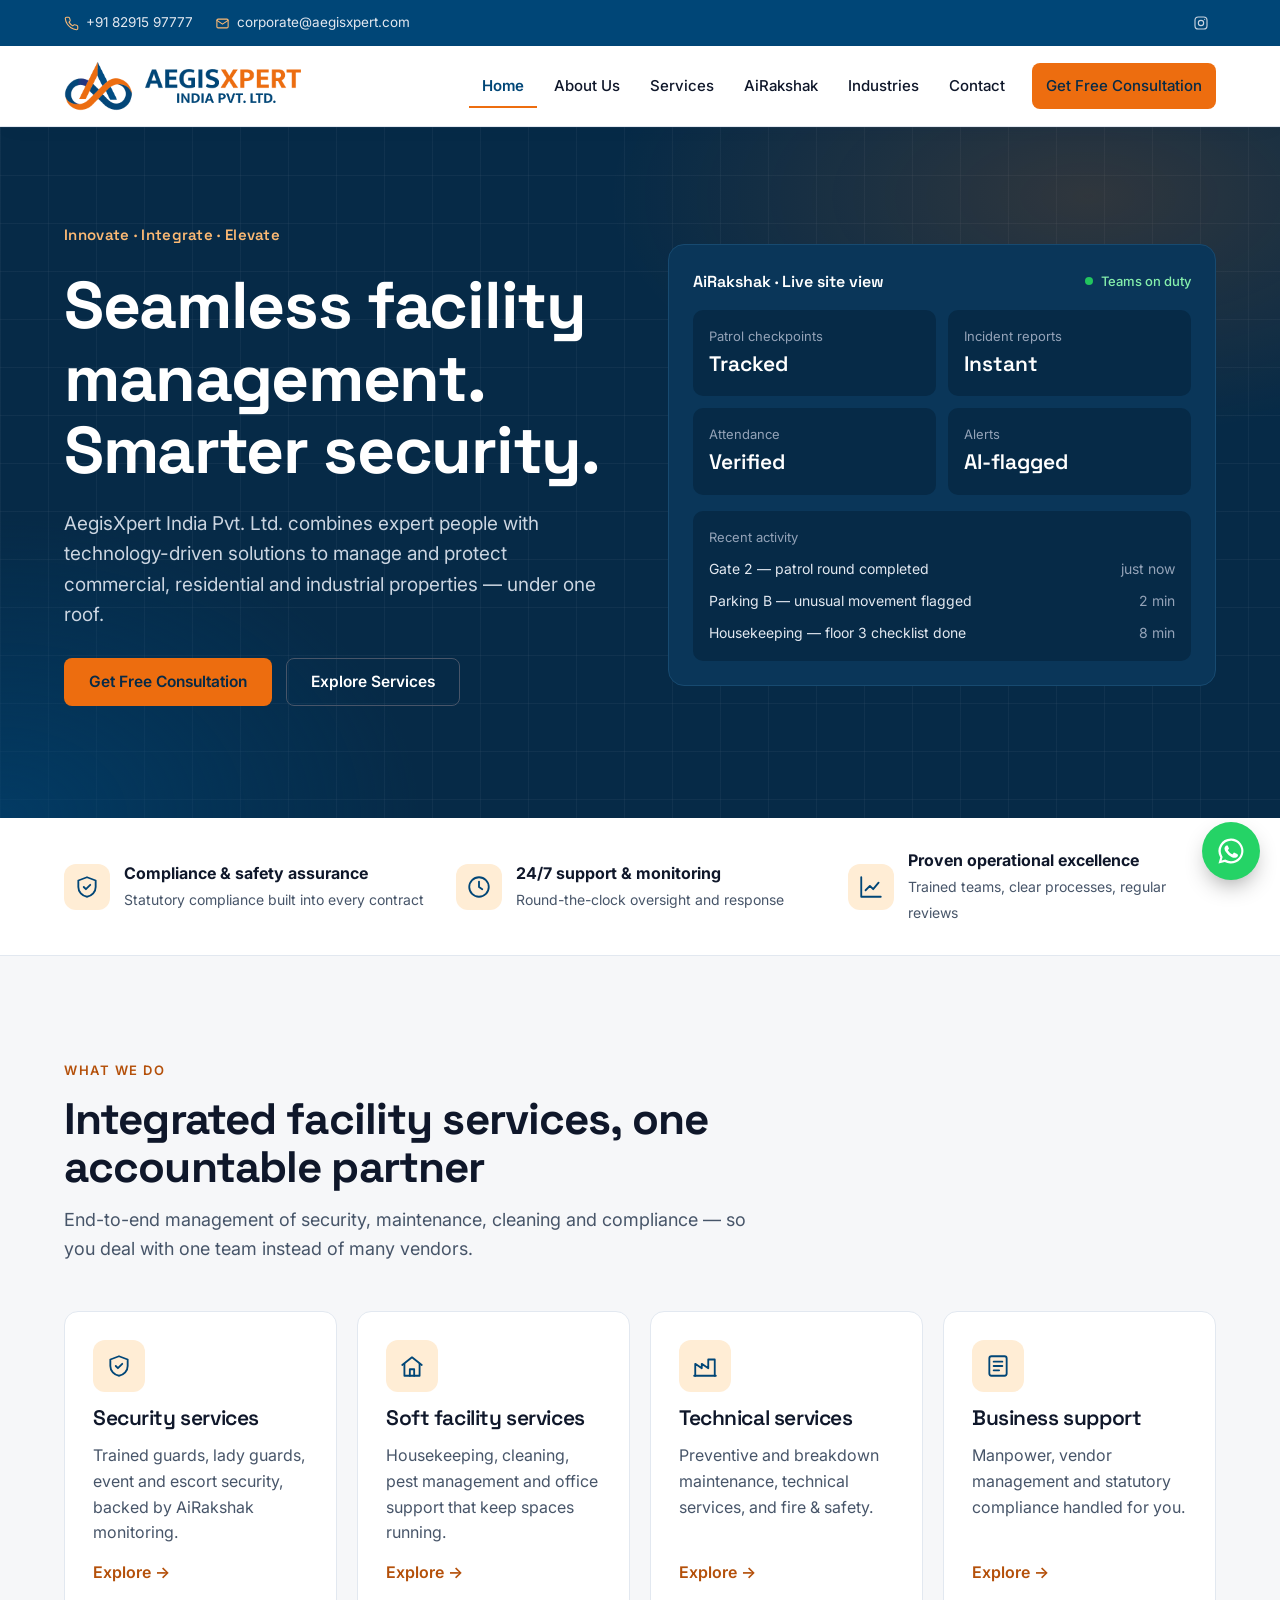
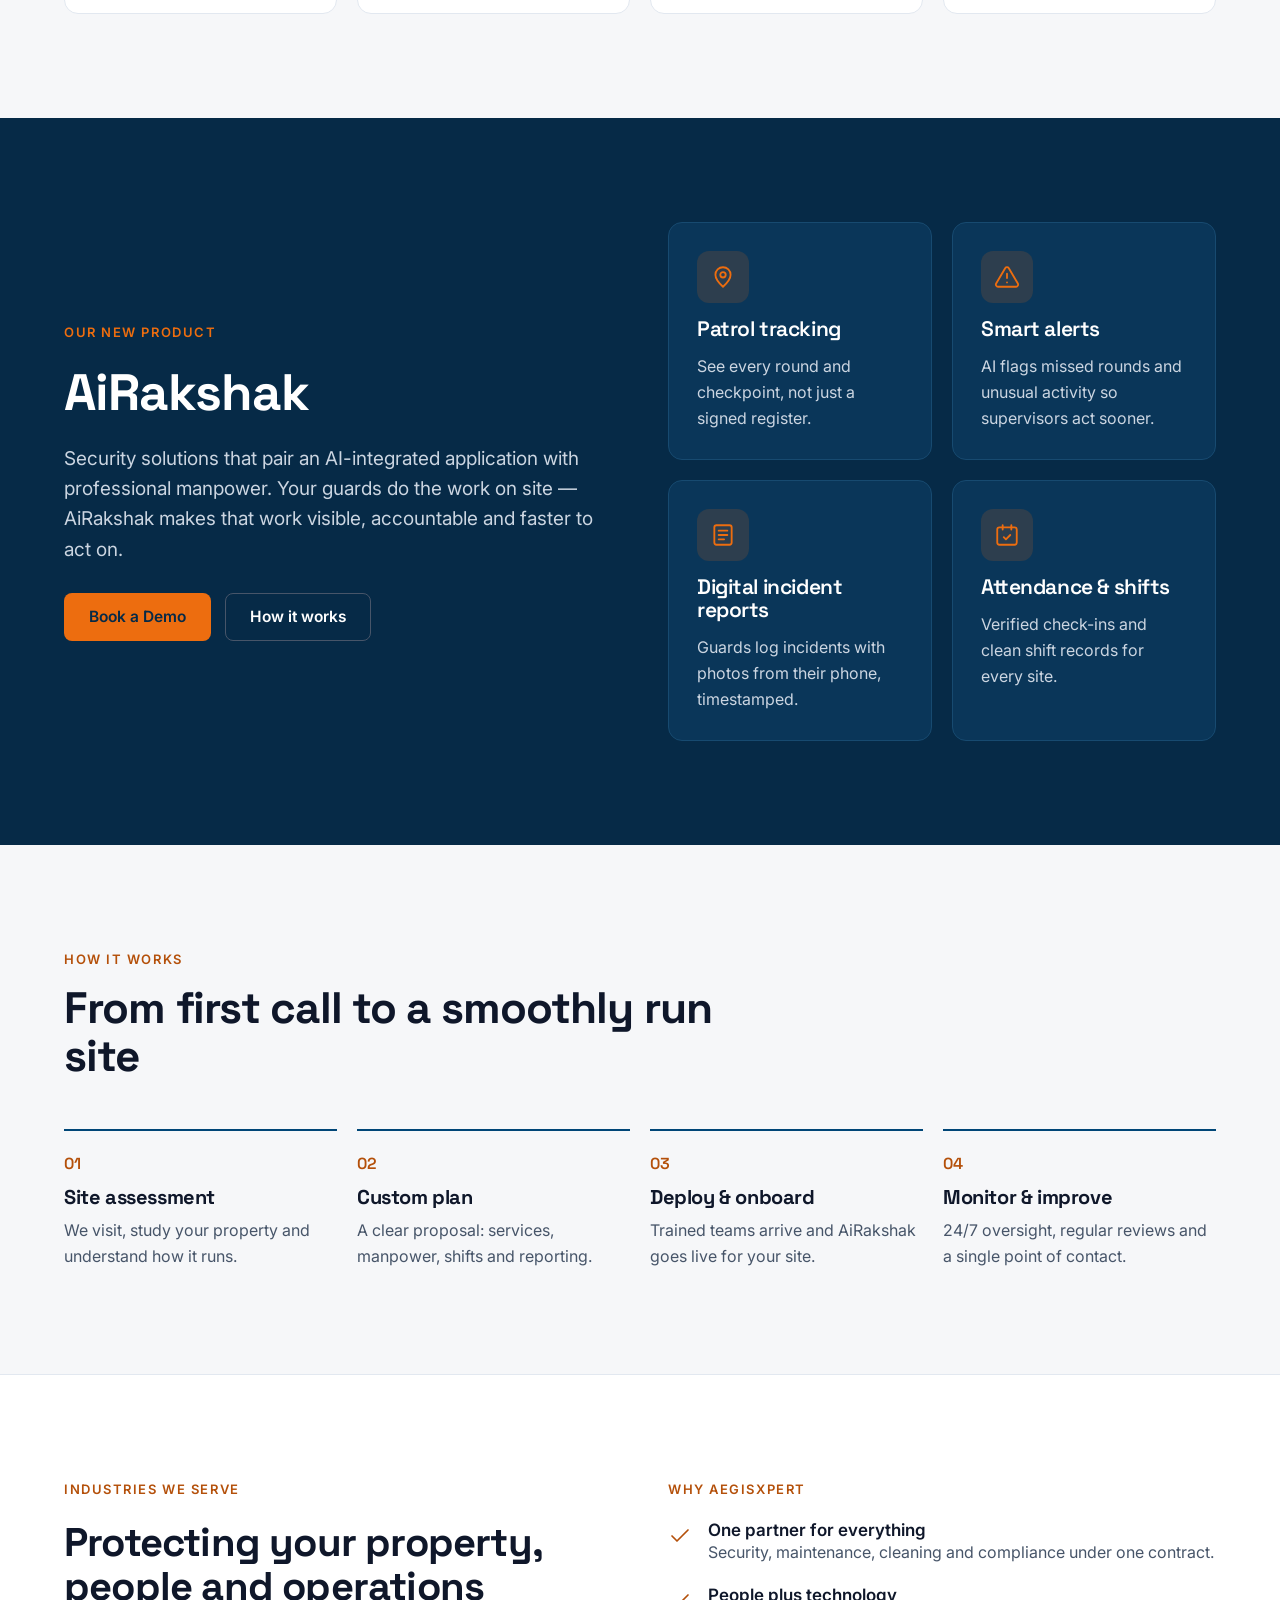
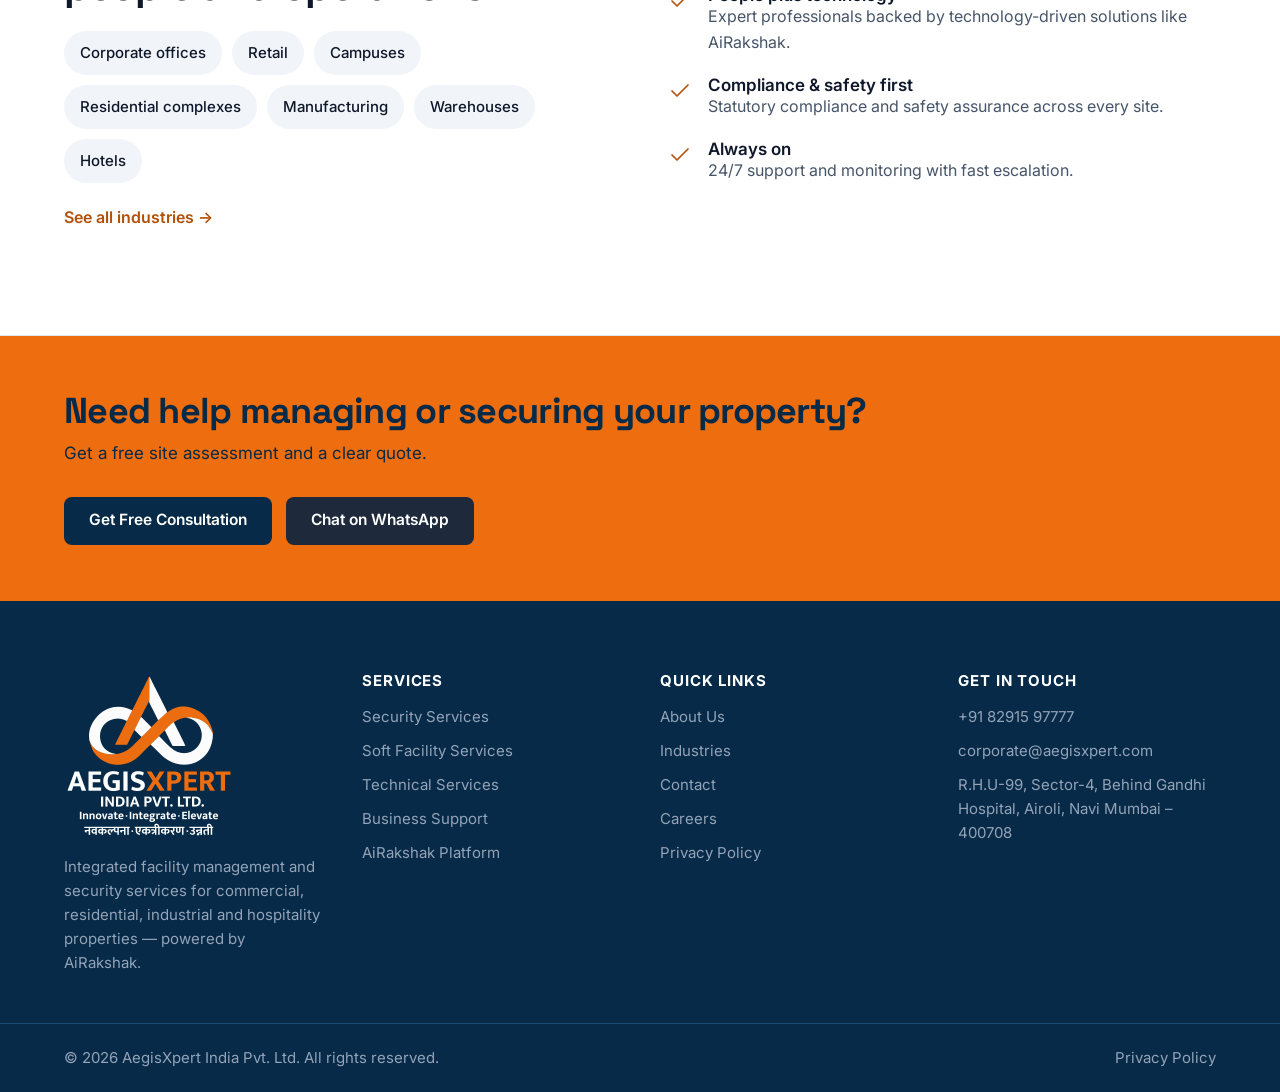
<file: index.html>
<!doctype html>
<html lang="en">
<head>
<meta charset="utf-8">
<meta name="viewport" content="width=device-width, initial-scale=1">
<title>AegisXpert India — Integrated Facility Management &amp; Security</title>
<meta name="description" content="Integrated facility management and security services for commercial, residential, industrial and hospitality properties, powered by AiRakshak.">
<meta property="og:title" content="AegisXpert India — Integrated Facility Management &amp; Security">
<meta property="og:description" content="Integrated facility management and security services for commercial, residential, industrial and hospitality properties, powered by AiRakshak.">
<meta property="og:type" content="website">
<meta name="theme-color" content="#004677">
<link rel="icon" href="favicon.png" type="image/png">
<link rel="preconnect" href="https://fonts.googleapis.com">
<link rel="preconnect" href="https://fonts.gstatic.com" crossorigin>
<link href="https://fonts.googleapis.com/css2?family=Inter:wght@400;500;600&family=Space+Grotesk:wght@500;600;700&display=swap" rel="stylesheet">
<link rel="stylesheet" href="style.css">
</head>
<body>
<a class="skip" href="#main">Skip to content</a>
<div class="topbar"><div class="container">
<div class="topbar-info">

<a href="tel:+918291597777"><svg viewBox="0 0 24 24" fill="none" stroke-width="1.7" stroke-linecap="round" stroke-linejoin="round" aria-hidden="true"><path d="M22 16.9v3a2 2 0 0 1-2.2 2 19.8 19.8 0 0 1-8.6-3.1 19.5 19.5 0 0 1-6-6A19.8 19.8 0 0 1 2.1 4.2 2 2 0 0 1 4.1 2h3a2 2 0 0 1 2 1.7c.1.9.4 1.8.7 2.7a2 2 0 0 1-.5 2.1L8 9.8a16 16 0 0 0 6 6l1.3-1.3a2 2 0 0 1 2.1-.4c.9.3 1.8.6 2.7.7a2 2 0 0 1 1.7 2z"/></svg>+91 82915 97777</a>
<a href="mailto:corporate@aegisxpert.com"><svg viewBox="0 0 24 24" fill="none" stroke-width="1.7" stroke-linecap="round" stroke-linejoin="round" aria-hidden="true"><rect x="3" y="5" width="18" height="14" rx="2"/><path d="M3 7l9 6 9-6"/></svg>corporate@aegisxpert.com</a>
</div>
<div class="socials"><a href="https://www.instagram.com/airakshak.aegisxpert/" aria-label="Instagram" target="_blank" rel="noopener"><svg viewBox="0 0 24 24" fill="none" stroke-width="1.7" stroke-linecap="round" stroke-linejoin="round" aria-hidden="true"><rect x="3" y="3" width="18" height="18" rx="5"/><circle cx="12" cy="12" r="4"/><path d="M17.5 6.5h.01"/></svg></a></div>
</div></div>
<header class="header"><div class="container">
<a class="brand" href="index.html"><img class="mark" src="logo-mark.png" alt="" width="69" height="50"><img class="word" src="logo-word.png" alt="AegisXpert India Pvt. Ltd." width="160" height="38"></a>
<button class="menu-toggle" aria-label="Open menu" aria-expanded="false" aria-controls="site-nav"><svg viewBox="0 0 24 24" fill="none" stroke-width="1.7" stroke-linecap="round" stroke-linejoin="round" aria-hidden="true"><path d="M4 7h16M4 12h16M4 17h16"/></svg></button>
<nav class="nav" id="site-nav" aria-label="Main"><a href="index.html" aria-current="page">Home</a><a href="about.html">About Us</a><a href="services.html">Services</a><a href="airakshak.html">AiRakshak</a><a href="industries.html">Industries</a><a href="contact.html">Contact</a><a class="btn btn-accent" href="contact.html">Get Free Consultation</a></nav>
</div></header>
<main id="main">

<section class="hero hero-home"><div class="container">
<div class="stack">
<span class="motto">Innovate · Integrate · Elevate</span>
<h1>Seamless facility management. Smarter security.</h1>
<p class="hero-lead">AegisXpert India Pvt. Ltd. combines expert people with technology-driven solutions to manage and protect commercial, residential and industrial properties — under one roof.</p>
<div class="btn-row"><a class="btn btn-accent" href="contact.html">Get Free Consultation</a><a class="btn btn-ghost" href="services.html">Explore Services</a></div>
</div>
<div class="panel" aria-label="Example of the AiRakshak live site view">
<div class="panel-head"><span>AiRakshak · Live site view</span><span class="live"><i></i>Teams on duty</span></div>
<div class="tiles"><div class="tile"><span>Patrol checkpoints</span><b>Tracked</b></div><div class="tile"><span>Incident reports</span><b>Instant</b></div><div class="tile"><span>Attendance</span><b>Verified</b></div><div class="tile"><span>Alerts</span><b>AI-flagged</b></div></div>
<div class="feed"><span style="color:#94A3B8;font-size:13px">Recent activity</span><div><span>Gate 2 — patrol round completed</span><em>just now</em></div><div><span>Parking B — unusual movement flagged</span><em>2 min</em></div><div><span>Housekeeping — floor 3 checklist done</span><em>8 min</em></div></div>
</div>
</div></section>
<section class="values"><div class="container">
<div><div class="icon"><svg viewBox="0 0 24 24" fill="none" stroke-width="1.7" stroke-linecap="round" stroke-linejoin="round" aria-hidden="true"><path d="M12 3l8 3v6c0 4.5-3.4 8.3-8 9-4.6-.7-8-4.5-8-9V6l8-3z"/><path d="M9 12l2 2 4-4"/></svg></div><div><b>Compliance &amp; safety assurance</b><span>Statutory compliance built into every contract</span></div></div>
<div><div class="icon"><svg viewBox="0 0 24 24" fill="none" stroke-width="1.7" stroke-linecap="round" stroke-linejoin="round" aria-hidden="true"><circle cx="12" cy="12" r="9"/><path d="M12 7v5l3 2"/></svg></div><div><b>24/7 support &amp; monitoring</b><span>Round-the-clock oversight and response</span></div></div>
<div><div class="icon"><svg viewBox="0 0 24 24" fill="none" stroke-width="1.7" stroke-linecap="round" stroke-linejoin="round" aria-hidden="true"><path d="M3 3v18h18"/><path d="M7 15l4-4 3 3 5-6"/></svg></div><div><b>Proven operational excellence</b><span>Trained teams, clear processes, regular reviews</span></div></div>
</div></section>

<section class="section"><div class="container">
<div class="section-head"><span class="eyebrow">What we do</span><h2>Integrated facility services, one accountable partner</h2><p>End-to-end management of security, maintenance, cleaning and compliance — so you deal with one team instead of many vendors.</p></div>
<div class="grid">
<div class="card reveal"><div class="icon"><svg viewBox="0 0 24 24" fill="none" stroke-width="1.7" stroke-linecap="round" stroke-linejoin="round" aria-hidden="true"><path d="M12 3l8 3v6c0 4.5-3.4 8.3-8 9-4.6-.7-8-4.5-8-9V6l8-3z"/><path d="M9 12l2 2 4-4"/></svg></div><h3>Security services</h3><p>Trained guards, lady guards, event and escort security, backed by AiRakshak monitoring.</p><a class="text-link" href="services.html#security">Explore →</a></div>
<div class="card reveal"><div class="icon"><svg viewBox="0 0 24 24" fill="none" stroke-width="1.7" stroke-linecap="round" stroke-linejoin="round" aria-hidden="true"><path d="M3 11l9-7 9 7"/><path d="M5 10v11h14V10"/><path d="M10 21v-6h4v6"/></svg></div><h3>Soft facility services</h3><p>Housekeeping, cleaning, pest management and office support that keep spaces running.</p><a class="text-link" href="services.html#soft">Explore →</a></div>
<div class="card reveal"><div class="icon"><svg viewBox="0 0 24 24" fill="none" stroke-width="1.7" stroke-linecap="round" stroke-linejoin="round" aria-hidden="true"><path d="M2 21h20"/><path d="M3 21V10l6 4V10l6 4V6h6v15"/></svg></div><h3>Technical services</h3><p>Preventive and breakdown maintenance, technical services, and fire &amp; safety.</p><a class="text-link" href="services.html#technical">Explore →</a></div>
<div class="card reveal"><div class="icon"><svg viewBox="0 0 24 24" fill="none" stroke-width="1.7" stroke-linecap="round" stroke-linejoin="round" aria-hidden="true"><rect x="4" y="3" width="16" height="18" rx="2"/><path d="M8 8h8M8 12h8M8 16h5"/></svg></div><h3>Business support</h3><p>Manpower, vendor management and statutory compliance handled for you.</p><a class="text-link" href="services.html#business">Explore →</a></div>
</div>
</div></section>

<section class="section dark"><div class="container grid-2" style="align-items:center">
<div class="stack">
<span class="eyebrow">Our new product</span>
<h2 style="font-size:clamp(36px,4vw,52px)">AiRakshak</h2>
<p style="font-size:19px;color:#CBD5E1">Security solutions that pair an AI-integrated application with professional manpower. Your guards do the work on site — AiRakshak makes that work visible, accountable and faster to act on.</p>
<div class="btn-row"><a class="btn btn-accent" href="contact.html?service=airakshak">Book a Demo</a><a class="btn btn-ghost" href="airakshak.html">How it works</a></div>
</div>
<div class="grid" style="grid-template-columns:repeat(auto-fit,minmax(220px,1fr))">
<div class="card reveal"><div class="icon"><svg viewBox="0 0 24 24" fill="none" stroke-width="1.7" stroke-linecap="round" stroke-linejoin="round" aria-hidden="true"><path d="M12 21s-7-6.2-7-11a7 7 0 0 1 14 0c0 4.8-7 11-7 11z"/><circle cx="12" cy="10" r="2.5"/></svg></div><h3>Patrol tracking</h3><p>See every round and checkpoint, not just a signed register.</p></div>
<div class="card reveal"><div class="icon"><svg viewBox="0 0 24 24" fill="none" stroke-width="1.7" stroke-linecap="round" stroke-linejoin="round" aria-hidden="true"><path d="M12 9v4M12 17h.01"/><path d="M10.3 3.9L2 18a2 2 0 0 0 1.7 3h16.6a2 2 0 0 0 1.7-3L13.7 3.9a2 2 0 0 0-3.4 0z"/></svg></div><h3>Smart alerts</h3><p>AI flags missed rounds and unusual activity so supervisors act sooner.</p></div>
<div class="card reveal"><div class="icon"><svg viewBox="0 0 24 24" fill="none" stroke-width="1.7" stroke-linecap="round" stroke-linejoin="round" aria-hidden="true"><rect x="4" y="3" width="16" height="18" rx="2"/><path d="M8 8h8M8 12h8M8 16h5"/></svg></div><h3>Digital incident reports</h3><p>Guards log incidents with photos from their phone, timestamped.</p></div>
<div class="card reveal"><div class="icon"><svg viewBox="0 0 24 24" fill="none" stroke-width="1.7" stroke-linecap="round" stroke-linejoin="round" aria-hidden="true"><rect x="3" y="5" width="18" height="16" rx="2"/><path d="M8 3v4M16 3v4M9 14l2 2 4-4"/></svg></div><h3>Attendance &amp; shifts</h3><p>Verified check-ins and clean shift records for every site.</p></div>
</div>
</div></section>

<section class="section"><div class="container">
<div class="section-head"><span class="eyebrow">How it works</span><h2>From first call to a smoothly run site</h2></div>
<div class="grid">
<div class="step reveal"><span>01</span><h3>Site assessment</h3><p>We visit, study your property and understand how it runs.</p></div>
<div class="step reveal"><span>02</span><h3>Custom plan</h3><p>A clear proposal: services, manpower, shifts and reporting.</p></div>
<div class="step reveal"><span>03</span><h3>Deploy &amp; onboard</h3><p>Trained teams arrive and AiRakshak goes live for your site.</p></div>
<div class="step reveal"><span>04</span><h3>Monitor &amp; improve</h3><p>24/7 oversight, regular reviews and a single point of contact.</p></div>
</div>
</div></section>

<section class="section section-white"><div class="container grid-2">
<div class="stack"><span class="eyebrow">Industries we serve</span><h2 style="font-size:clamp(30px,3.2vw,40px)">Protecting your property, people and operations</h2>
<div class="chips"><span>Corporate offices</span><span>Retail</span><span>Campuses</span><span>Residential complexes</span><span>Manufacturing</span><span>Warehouses</span><span>Hotels</span></div>
<a class="text-link" href="industries.html">See all industries →</a></div>
<div class="stack"><span class="eyebrow">Why AegisXpert</span><div class="checks">
<div class="check"><svg viewBox="0 0 24 24" fill="none" stroke-width="1.7" stroke-linecap="round" stroke-linejoin="round" aria-hidden="true"><path d="M20 6L9 17l-5-5"/></svg><div><h3>One partner for everything</h3><p>Security, maintenance, cleaning and compliance under one contract.</p></div></div>
<div class="check"><svg viewBox="0 0 24 24" fill="none" stroke-width="1.7" stroke-linecap="round" stroke-linejoin="round" aria-hidden="true"><path d="M20 6L9 17l-5-5"/></svg><div><h3>People plus technology</h3><p>Expert professionals backed by technology-driven solutions like AiRakshak.</p></div></div>
<div class="check"><svg viewBox="0 0 24 24" fill="none" stroke-width="1.7" stroke-linecap="round" stroke-linejoin="round" aria-hidden="true"><path d="M20 6L9 17l-5-5"/></svg><div><h3>Compliance &amp; safety first</h3><p>Statutory compliance and safety assurance across every site.</p></div></div>
<div class="check"><svg viewBox="0 0 24 24" fill="none" stroke-width="1.7" stroke-linecap="round" stroke-linejoin="round" aria-hidden="true"><path d="M20 6L9 17l-5-5"/></svg><div><h3>Always on</h3><p>24/7 support and monitoring with fast escalation.</p></div></div>
</div></div>
</div></section>
<section class="cta-band"><div class="container">
<div><h2>Need help managing or securing your property?</h2><p>Get a free site assessment and a clear quote.</p></div>
<div class="btn-row"><a class="btn btn-dark" href="contact.html">Get Free Consultation</a><a class="btn btn-dark" data-wa href="#" target="_blank" rel="noopener" style="background:#1E293B">Chat on WhatsApp</a></div>
</div></section>

</main>
<footer class="footer">
<div class="container">
<div>
<a href="index.html"><img class="footer-logo" src="logo-full-white.png" alt="AegisXpert India Pvt. Ltd. — Innovate · Integrate · Elevate" width="170" height="166"></a>
<p>Integrated facility management and security services for commercial, residential, industrial and hospitality properties — powered by AiRakshak.</p>
</div>
<div><h3>Services</h3><ul><li><a href="services.html#security">Security Services</a></li><li><a href="services.html#soft">Soft Facility Services</a></li><li><a href="services.html#technical">Technical Services</a></li><li><a href="services.html#business">Business Support</a></li><li><a href="airakshak.html">AiRakshak Platform</a></li></ul></div>
<div><h3>Quick links</h3><ul><li><a href="about.html">About Us</a></li><li><a href="industries.html">Industries</a></li><li><a href="contact.html">Contact</a></li><li><a href="contact.html?service=careers">Careers</a></li><li><a href="privacy.html">Privacy Policy</a></li></ul></div>
<div><h3>Get in touch</h3><ul>
<li><a href="tel:+918291597777">+91 82915 97777</a></li>
<li><a href="mailto:corporate@aegisxpert.com">corporate@aegisxpert.com</a></li>
<li>R.H.U-99, Sector-4, Behind Gandhi Hospital, Airoli, Navi Mumbai – 400708</li>
</ul></div>
</div>
<div class="footer-bottom"><div class="container"><span>© <span data-year>2026</span> AegisXpert India Pvt. Ltd. All rights reserved.</span><span><a href="privacy.html">Privacy Policy</a></span></div></div>
</footer>
<a class="float-wa" data-wa href="#" aria-label="Chat on WhatsApp" target="_blank" rel="noopener"><svg viewBox="0 0 24 24" aria-hidden="true"><path d="M12 2a10 10 0 0 0-8.6 15.1L2 22l5-1.3A10 10 0 1 0 12 2zm0 18.2a8.2 8.2 0 0 1-4.2-1.2l-.3-.2-3 .8.8-2.9-.2-.3A8.2 8.2 0 1 1 12 20.2zm4.5-6.1c-.2-.1-1.5-.7-1.7-.8s-.4-.1-.6.1-.7.8-.8 1-.3.2-.5.1a6.7 6.7 0 0 1-3.300-2.9c-.3-.4.2-.4.7-1.4.1-.2 0-.3 0-.4l-.8-1.8c-.2-.5-.4-.4-.6-.4h-.5a1 1 0 0 0-.7.3 3 3 0 0 0-.9 2.2 5.2 5.2 0 0 0 1.1 2.7 11.8 11.8 0 0 0 4.5 4c1.7.7 2.3.8 3.2.6a2.7 2.7 0 0 0 1.8-1.2 2.2 2.2 0 0 0 .1-1.3c0-.1-.2-.2-.4-.3z"/></svg></a>
<a class="float-call" href="tel:+918291597777" aria-label="Call us"><svg viewBox="0 0 24 24" fill="none" stroke-width="1.7" stroke-linecap="round" stroke-linejoin="round" aria-hidden="true"><path d="M22 16.9v3a2 2 0 0 1-2.2 2 19.8 19.8 0 0 1-8.6-3.1 19.5 19.5 0 0 1-6-6A19.8 19.8 0 0 1 2.1 4.2 2 2 0 0 1 4.1 2h3a2 2 0 0 1 2 1.7c.1.9.4 1.8.7 2.7a2 2 0 0 1-.5 2.1L8 9.8a16 16 0 0 0 6 6l1.3-1.3a2 2 0 0 1 2.1-.4c.9.3 1.8.6 2.7.7a2 2 0 0 1 1.7 2z"/></svg></a>
<button class="to-top" aria-label="Back to top"><svg viewBox="0 0 24 24" fill="none" stroke-width="1.7" stroke-linecap="round" stroke-linejoin="round" aria-hidden="true"><path d="M12 19V5M5 12l7-7 7 7"/></svg></button>
<script src="main.js"></script>
</body>
</html>
</file>
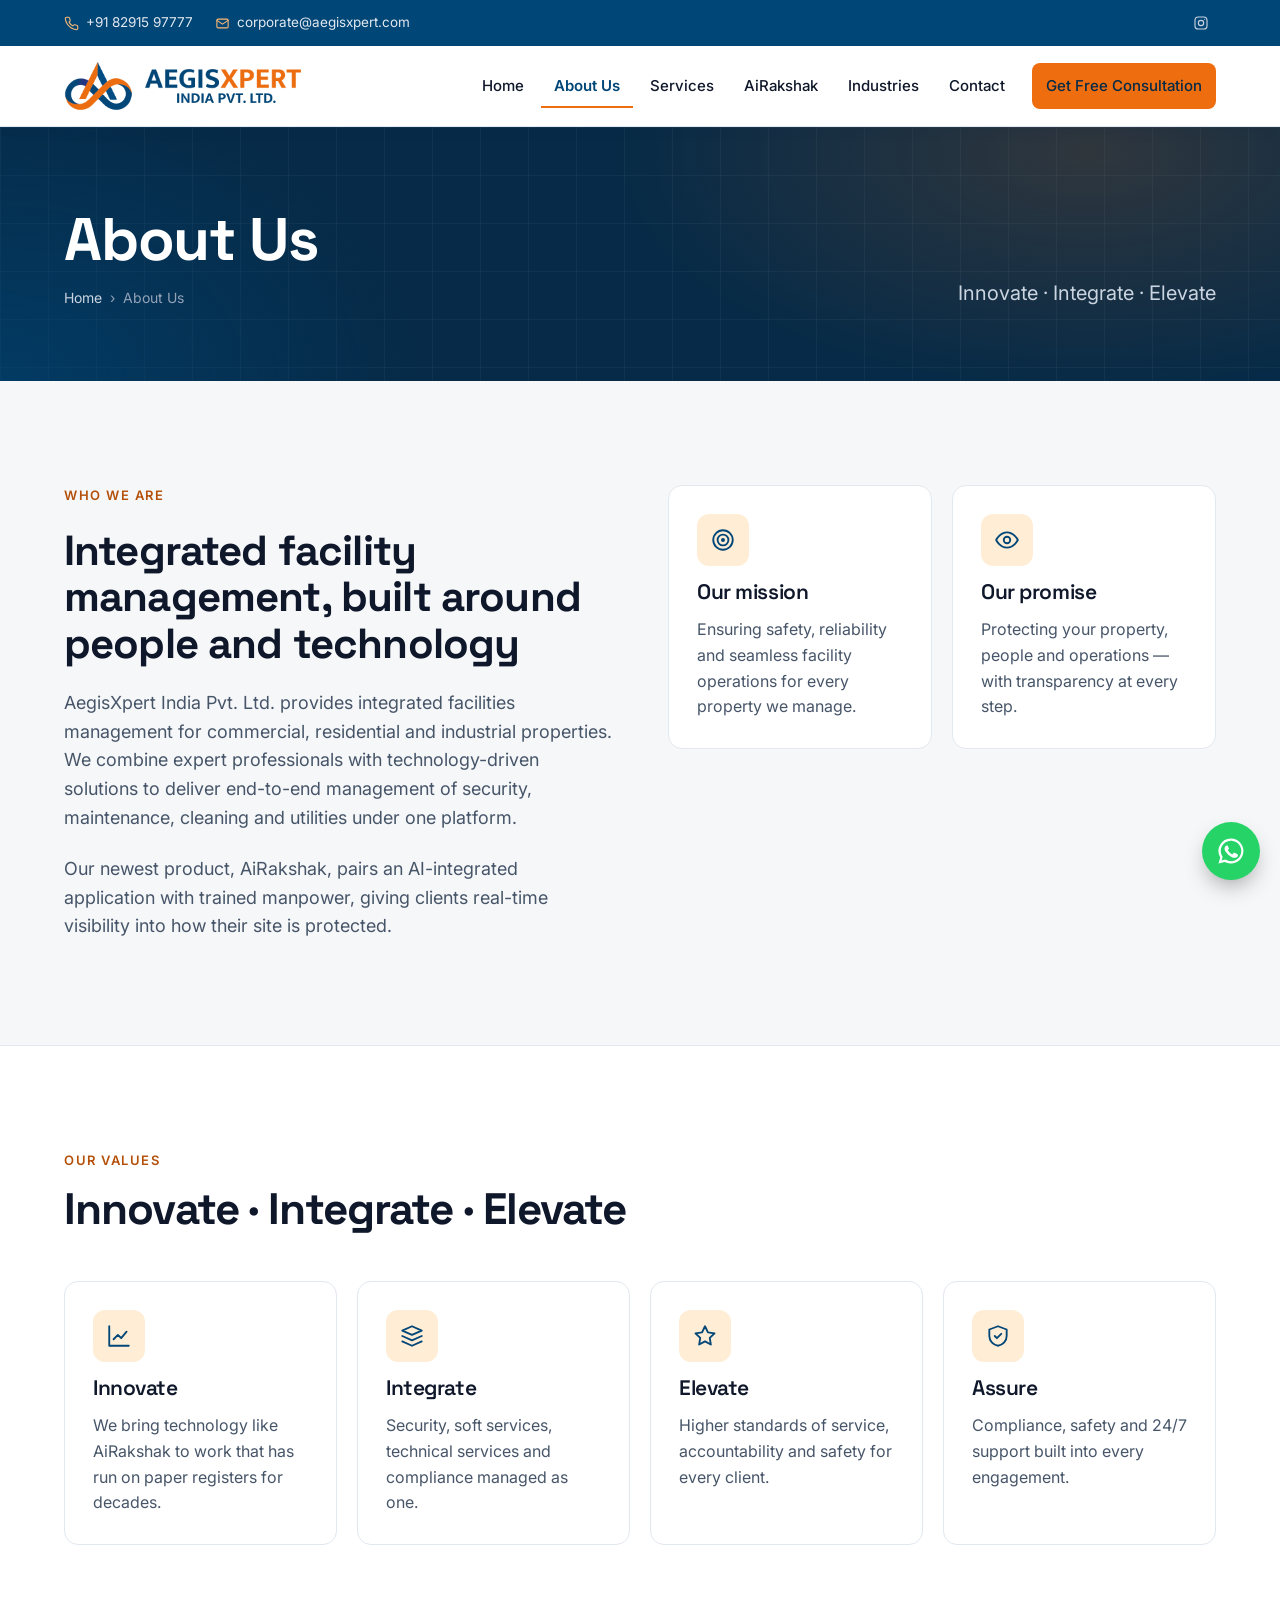
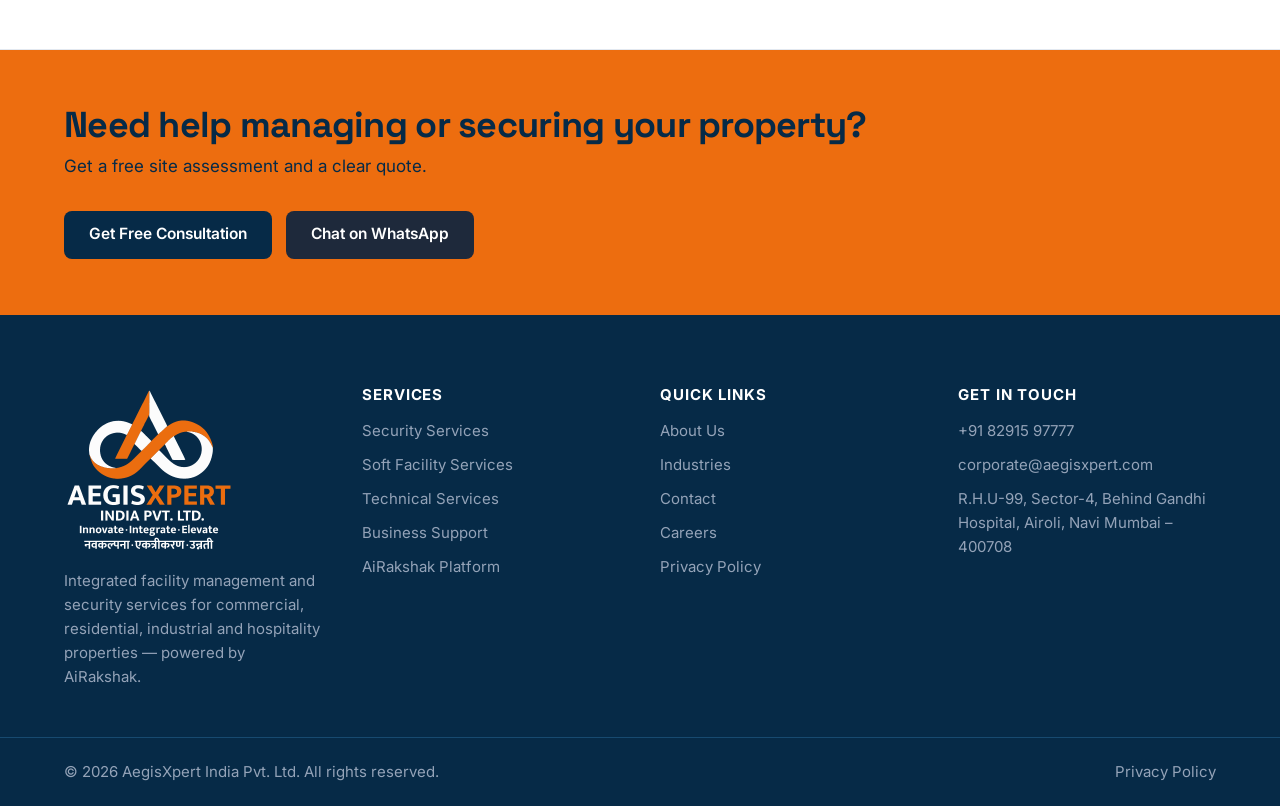
<file: about.html>
<!doctype html>
<html lang="en">
<head>
<meta charset="utf-8">
<meta name="viewport" content="width=device-width, initial-scale=1">
<title>About Us | AegisXpert India</title>
<meta name="description" content="About AegisXpert India Pvt. Ltd. — Innovate · Integrate · Elevate.">
<meta property="og:title" content="About Us | AegisXpert India">
<meta property="og:description" content="About AegisXpert India Pvt. Ltd. — Innovate · Integrate · Elevate.">
<meta property="og:type" content="website">
<meta name="theme-color" content="#004677">
<link rel="icon" href="favicon.png" type="image/png">
<link rel="preconnect" href="https://fonts.googleapis.com">
<link rel="preconnect" href="https://fonts.gstatic.com" crossorigin>
<link href="https://fonts.googleapis.com/css2?family=Inter:wght@400;500;600&family=Space+Grotesk:wght@500;600;700&display=swap" rel="stylesheet">
<link rel="stylesheet" href="style.css">
</head>
<body>
<a class="skip" href="#main">Skip to content</a>
<div class="topbar"><div class="container">
<div class="topbar-info">

<a href="tel:+918291597777"><svg viewBox="0 0 24 24" fill="none" stroke-width="1.7" stroke-linecap="round" stroke-linejoin="round" aria-hidden="true"><path d="M22 16.9v3a2 2 0 0 1-2.2 2 19.8 19.8 0 0 1-8.6-3.1 19.5 19.5 0 0 1-6-6A19.8 19.8 0 0 1 2.1 4.2 2 2 0 0 1 4.1 2h3a2 2 0 0 1 2 1.7c.1.9.4 1.8.7 2.7a2 2 0 0 1-.5 2.1L8 9.8a16 16 0 0 0 6 6l1.3-1.3a2 2 0 0 1 2.1-.4c.9.3 1.8.6 2.7.7a2 2 0 0 1 1.7 2z"/></svg>+91 82915 97777</a>
<a href="mailto:corporate@aegisxpert.com"><svg viewBox="0 0 24 24" fill="none" stroke-width="1.7" stroke-linecap="round" stroke-linejoin="round" aria-hidden="true"><rect x="3" y="5" width="18" height="14" rx="2"/><path d="M3 7l9 6 9-6"/></svg>corporate@aegisxpert.com</a>
</div>
<div class="socials"><a href="https://www.instagram.com/airakshak.aegisxpert/" aria-label="Instagram" target="_blank" rel="noopener"><svg viewBox="0 0 24 24" fill="none" stroke-width="1.7" stroke-linecap="round" stroke-linejoin="round" aria-hidden="true"><rect x="3" y="3" width="18" height="18" rx="5"/><circle cx="12" cy="12" r="4"/><path d="M17.5 6.5h.01"/></svg></a></div>
</div></div>
<header class="header"><div class="container">
<a class="brand" href="index.html"><img class="mark" src="logo-mark.png" alt="" width="69" height="50"><img class="word" src="logo-word.png" alt="AegisXpert India Pvt. Ltd." width="160" height="38"></a>
<button class="menu-toggle" aria-label="Open menu" aria-expanded="false" aria-controls="site-nav"><svg viewBox="0 0 24 24" fill="none" stroke-width="1.7" stroke-linecap="round" stroke-linejoin="round" aria-hidden="true"><path d="M4 7h16M4 12h16M4 17h16"/></svg></button>
<nav class="nav" id="site-nav" aria-label="Main"><a href="index.html">Home</a><a href="about.html" aria-current="page">About Us</a><a href="services.html">Services</a><a href="airakshak.html">AiRakshak</a><a href="industries.html">Industries</a><a href="contact.html">Contact</a><a class="btn btn-accent" href="contact.html">Get Free Consultation</a></nav>
</div></header>
<main id="main">
<section class="hero page-banner"><div class="container">
<div><h1>About Us</h1><nav class="crumbs" aria-label="Breadcrumb"><a href="index.html">Home</a><span aria-hidden="true">›</span><span>About Us</span></nav></div>
<p class="tagline">Innovate · Integrate · Elevate</p>
</div></section>
<section class="section"><div class="container grid-2">
<div class="stack"><span class="eyebrow">Who we are</span><h2 style="font-size:clamp(30px,3.4vw,42px)">Integrated facility management, built around people and technology</h2>
<p style="font-size:18px;color:var(--muted)">AegisXpert India Pvt. Ltd. provides integrated facilities management for commercial, residential and industrial properties. We combine expert professionals with technology-driven solutions to deliver end-to-end management of security, maintenance, cleaning and utilities under one platform.</p>
<p style="font-size:18px;color:var(--muted)">Our newest product, AiRakshak, pairs an AI-integrated application with trained manpower, giving clients real-time visibility into how their site is protected.</p></div>
<div class="grid" style="grid-template-columns:repeat(auto-fit,minmax(220px,1fr))">
<div class="card reveal"><div class="icon"><svg viewBox="0 0 24 24" fill="none" stroke-width="1.7" stroke-linecap="round" stroke-linejoin="round" aria-hidden="true"><circle cx="12" cy="12" r="9"/><circle cx="12" cy="12" r="5"/><circle cx="12" cy="12" r="1"/></svg></div><h3>Our mission</h3><p>Ensuring safety, reliability and seamless facility operations for every property we manage.</p></div>
<div class="card reveal"><div class="icon"><svg viewBox="0 0 24 24" fill="none" stroke-width="1.7" stroke-linecap="round" stroke-linejoin="round" aria-hidden="true"><path d="M2 12s3.5-7 10-7 10 7 10 7-3.5 7-10 7S2 12 2 12z"/><circle cx="12" cy="12" r="3"/></svg></div><h3>Our promise</h3><p>Protecting your property, people and operations — with transparency at every step.</p></div>
</div>
</div></section>
<section class="section section-white"><div class="container">
<div class="section-head"><span class="eyebrow">Our values</span><h2>Innovate · Integrate · Elevate</h2></div>
<div class="grid">
<div class="card reveal"><div class="icon"><svg viewBox="0 0 24 24" fill="none" stroke-width="1.7" stroke-linecap="round" stroke-linejoin="round" aria-hidden="true"><path d="M3 3v18h18"/><path d="M7 15l4-4 3 3 5-6"/></svg></div><h3>Innovate</h3><p>We bring technology like AiRakshak to work that has run on paper registers for decades.</p></div>
<div class="card reveal"><div class="icon"><svg viewBox="0 0 24 24" fill="none" stroke-width="1.7" stroke-linecap="round" stroke-linejoin="round" aria-hidden="true"><path d="M12 3l9 4-9 4-9-4z"/><path d="M3 12l9 4 9-4M3 17l9 4 9-4"/></svg></div><h3>Integrate</h3><p>Security, soft services, technical services and compliance managed as one.</p></div>
<div class="card reveal"><div class="icon"><svg viewBox="0 0 24 24" fill="none" stroke-width="1.7" stroke-linecap="round" stroke-linejoin="round" aria-hidden="true"><path d="M12 3l2.7 5.6 6.1.9-4.4 4.3 1 6.1L12 17l-5.4 2.9 1-6.1L3.2 9.5l6.1-.9z"/></svg></div><h3>Elevate</h3><p>Higher standards of service, accountability and safety for every client.</p></div>
<div class="card reveal"><div class="icon"><svg viewBox="0 0 24 24" fill="none" stroke-width="1.7" stroke-linecap="round" stroke-linejoin="round" aria-hidden="true"><path d="M12 3l8 3v6c0 4.5-3.4 8.3-8 9-4.6-.7-8-4.5-8-9V6l8-3z"/><path d="M9 12l2 2 4-4"/></svg></div><h3>Assure</h3><p>Compliance, safety and 24/7 support built into every engagement.</p></div>
</div></div></section>
<section class="cta-band"><div class="container">
<div><h2>Need help managing or securing your property?</h2><p>Get a free site assessment and a clear quote.</p></div>
<div class="btn-row"><a class="btn btn-dark" href="contact.html">Get Free Consultation</a><a class="btn btn-dark" data-wa href="#" target="_blank" rel="noopener" style="background:#1E293B">Chat on WhatsApp</a></div>
</div></section>

</main>
<footer class="footer">
<div class="container">
<div>
<a href="index.html"><img class="footer-logo" src="logo-full-white.png" alt="AegisXpert India Pvt. Ltd. — Innovate · Integrate · Elevate" width="170" height="166"></a>
<p>Integrated facility management and security services for commercial, residential, industrial and hospitality properties — powered by AiRakshak.</p>
</div>
<div><h3>Services</h3><ul><li><a href="services.html#security">Security Services</a></li><li><a href="services.html#soft">Soft Facility Services</a></li><li><a href="services.html#technical">Technical Services</a></li><li><a href="services.html#business">Business Support</a></li><li><a href="airakshak.html">AiRakshak Platform</a></li></ul></div>
<div><h3>Quick links</h3><ul><li><a href="about.html">About Us</a></li><li><a href="industries.html">Industries</a></li><li><a href="contact.html">Contact</a></li><li><a href="contact.html?service=careers">Careers</a></li><li><a href="privacy.html">Privacy Policy</a></li></ul></div>
<div><h3>Get in touch</h3><ul>
<li><a href="tel:+918291597777">+91 82915 97777</a></li>
<li><a href="mailto:corporate@aegisxpert.com">corporate@aegisxpert.com</a></li>
<li>R.H.U-99, Sector-4, Behind Gandhi Hospital, Airoli, Navi Mumbai – 400708</li>
</ul></div>
</div>
<div class="footer-bottom"><div class="container"><span>© <span data-year>2026</span> AegisXpert India Pvt. Ltd. All rights reserved.</span><span><a href="privacy.html">Privacy Policy</a></span></div></div>
</footer>
<a class="float-wa" data-wa href="#" aria-label="Chat on WhatsApp" target="_blank" rel="noopener"><svg viewBox="0 0 24 24" aria-hidden="true"><path d="M12 2a10 10 0 0 0-8.6 15.1L2 22l5-1.3A10 10 0 1 0 12 2zm0 18.2a8.2 8.2 0 0 1-4.2-1.2l-.3-.2-3 .8.8-2.9-.2-.3A8.2 8.2 0 1 1 12 20.2zm4.5-6.1c-.2-.1-1.5-.7-1.7-.8s-.4-.1-.6.1-.7.8-.8 1-.3.2-.5.1a6.7 6.7 0 0 1-3.300-2.9c-.3-.4.2-.4.7-1.4.1-.2 0-.3 0-.4l-.8-1.8c-.2-.5-.4-.4-.6-.4h-.5a1 1 0 0 0-.7.3 3 3 0 0 0-.9 2.2 5.2 5.2 0 0 0 1.1 2.7 11.8 11.8 0 0 0 4.5 4c1.7.7 2.3.8 3.2.6a2.7 2.7 0 0 0 1.8-1.2 2.2 2.2 0 0 0 .1-1.3c0-.1-.2-.2-.4-.3z"/></svg></a>
<a class="float-call" href="tel:+918291597777" aria-label="Call us"><svg viewBox="0 0 24 24" fill="none" stroke-width="1.7" stroke-linecap="round" stroke-linejoin="round" aria-hidden="true"><path d="M22 16.9v3a2 2 0 0 1-2.2 2 19.8 19.8 0 0 1-8.6-3.1 19.5 19.5 0 0 1-6-6A19.8 19.8 0 0 1 2.1 4.2 2 2 0 0 1 4.1 2h3a2 2 0 0 1 2 1.7c.1.9.4 1.8.7 2.7a2 2 0 0 1-.5 2.1L8 9.8a16 16 0 0 0 6 6l1.3-1.3a2 2 0 0 1 2.1-.4c.9.3 1.8.6 2.7.7a2 2 0 0 1 1.7 2z"/></svg></a>
<button class="to-top" aria-label="Back to top"><svg viewBox="0 0 24 24" fill="none" stroke-width="1.7" stroke-linecap="round" stroke-linejoin="round" aria-hidden="true"><path d="M12 19V5M5 12l7-7 7 7"/></svg></button>
<script src="main.js"></script>
</body>
</html>
</file>
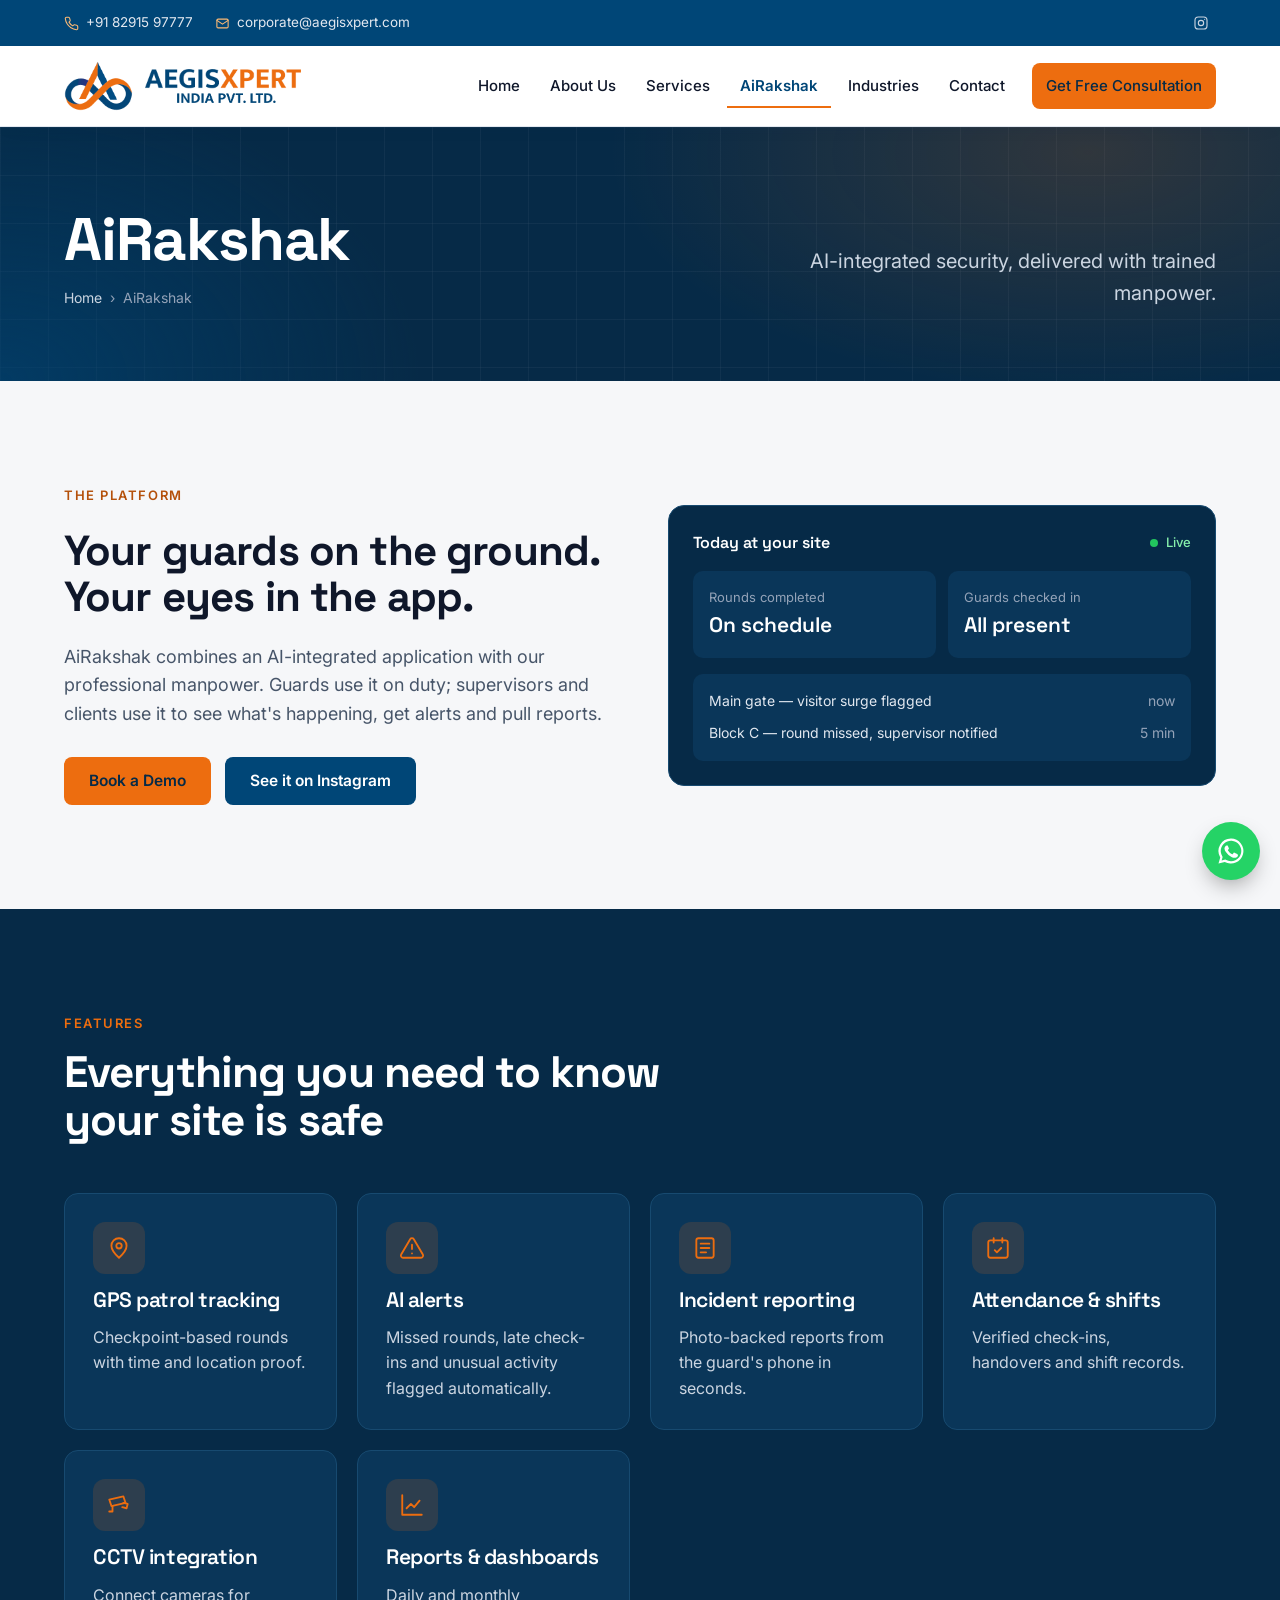
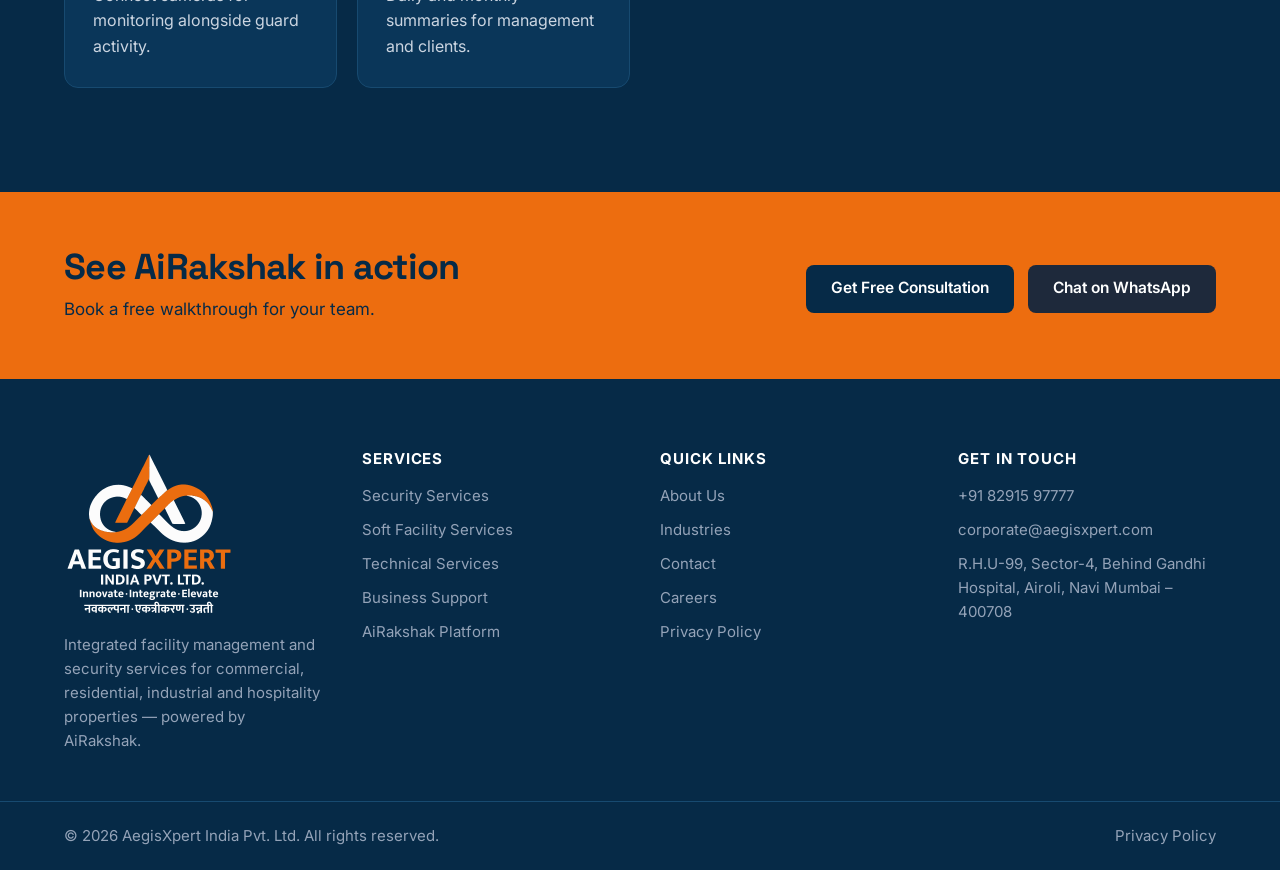
<file: airakshak.html>
<!doctype html>
<html lang="en">
<head>
<meta charset="utf-8">
<meta name="viewport" content="width=device-width, initial-scale=1">
<title>AiRakshak — AI-Integrated Security Platform | AegisXpert</title>
<meta name="description" content="AiRakshak pairs an AI-integrated app with trained manpower: patrol tracking, AI alerts, incident reports and attendance.">
<meta property="og:title" content="AiRakshak — AI-Integrated Security Platform | AegisXpert">
<meta property="og:description" content="AiRakshak pairs an AI-integrated app with trained manpower: patrol tracking, AI alerts, incident reports and attendance.">
<meta property="og:type" content="website">
<meta name="theme-color" content="#004677">
<link rel="icon" href="favicon.png" type="image/png">
<link rel="preconnect" href="https://fonts.googleapis.com">
<link rel="preconnect" href="https://fonts.gstatic.com" crossorigin>
<link href="https://fonts.googleapis.com/css2?family=Inter:wght@400;500;600&family=Space+Grotesk:wght@500;600;700&display=swap" rel="stylesheet">
<link rel="stylesheet" href="style.css">
</head>
<body>
<a class="skip" href="#main">Skip to content</a>
<div class="topbar"><div class="container">
<div class="topbar-info">

<a href="tel:+918291597777"><svg viewBox="0 0 24 24" fill="none" stroke-width="1.7" stroke-linecap="round" stroke-linejoin="round" aria-hidden="true"><path d="M22 16.9v3a2 2 0 0 1-2.2 2 19.8 19.8 0 0 1-8.6-3.1 19.5 19.5 0 0 1-6-6A19.8 19.8 0 0 1 2.1 4.2 2 2 0 0 1 4.1 2h3a2 2 0 0 1 2 1.7c.1.9.4 1.8.7 2.7a2 2 0 0 1-.5 2.1L8 9.8a16 16 0 0 0 6 6l1.3-1.3a2 2 0 0 1 2.1-.4c.9.3 1.8.6 2.7.7a2 2 0 0 1 1.7 2z"/></svg>+91 82915 97777</a>
<a href="mailto:corporate@aegisxpert.com"><svg viewBox="0 0 24 24" fill="none" stroke-width="1.7" stroke-linecap="round" stroke-linejoin="round" aria-hidden="true"><rect x="3" y="5" width="18" height="14" rx="2"/><path d="M3 7l9 6 9-6"/></svg>corporate@aegisxpert.com</a>
</div>
<div class="socials"><a href="https://www.instagram.com/airakshak.aegisxpert/" aria-label="Instagram" target="_blank" rel="noopener"><svg viewBox="0 0 24 24" fill="none" stroke-width="1.7" stroke-linecap="round" stroke-linejoin="round" aria-hidden="true"><rect x="3" y="3" width="18" height="18" rx="5"/><circle cx="12" cy="12" r="4"/><path d="M17.5 6.5h.01"/></svg></a></div>
</div></div>
<header class="header"><div class="container">
<a class="brand" href="index.html"><img class="mark" src="logo-mark.png" alt="" width="69" height="50"><img class="word" src="logo-word.png" alt="AegisXpert India Pvt. Ltd." width="160" height="38"></a>
<button class="menu-toggle" aria-label="Open menu" aria-expanded="false" aria-controls="site-nav"><svg viewBox="0 0 24 24" fill="none" stroke-width="1.7" stroke-linecap="round" stroke-linejoin="round" aria-hidden="true"><path d="M4 7h16M4 12h16M4 17h16"/></svg></button>
<nav class="nav" id="site-nav" aria-label="Main"><a href="index.html">Home</a><a href="about.html">About Us</a><a href="services.html">Services</a><a href="airakshak.html" aria-current="page">AiRakshak</a><a href="industries.html">Industries</a><a href="contact.html">Contact</a><a class="btn btn-accent" href="contact.html">Get Free Consultation</a></nav>
</div></header>
<main id="main">
<section class="hero page-banner"><div class="container">
<div><h1>AiRakshak</h1><nav class="crumbs" aria-label="Breadcrumb"><a href="index.html">Home</a><span aria-hidden="true">›</span><span>AiRakshak</span></nav></div>
<p class="tagline">AI-integrated security, delivered with trained manpower.</p>
</div></section>
<section class="section"><div class="container grid-2" style="align-items:center">
<div class="stack"><span class="eyebrow">The platform</span><h2 style="font-size:clamp(30px,3.4vw,42px)">Your guards on the ground. Your eyes in the app.</h2>
<p style="font-size:18px;color:var(--muted)">AiRakshak combines an AI-integrated application with our professional manpower. Guards use it on duty; supervisors and clients use it to see what's happening, get alerts and pull reports.</p>
<div class="btn-row"><a class="btn btn-accent" href="contact.html?service=airakshak">Book a Demo</a><a class="btn btn-dark" href="https://www.instagram.com/airakshak.aegisxpert/" target="_blank" rel="noopener">See it on Instagram</a></div></div>
<div class="panel" style="background:var(--navy);color:#fff">
<div class="panel-head"><span>Today at your site</span><span class="live"><i></i>Live</span></div>
<div class="tiles"><div class="tile" style="background:var(--navy-2)"><span>Rounds completed</span><b>On schedule</b></div><div class="tile" style="background:var(--navy-2)"><span>Guards checked in</span><b>All present</b></div></div>
<div class="feed" style="background:var(--navy-2)"><div><span>Main gate — visitor surge flagged</span><em>now</em></div><div><span>Block C — round missed, supervisor notified</span><em>5 min</em></div></div>
</div>
</div></section>
<section class="section dark"><div class="container">
<div class="section-head"><span class="eyebrow">Features</span><h2>Everything you need to know your site is safe</h2></div>
<div class="grid">
<div class="card reveal"><div class="icon"><svg viewBox="0 0 24 24" fill="none" stroke-width="1.7" stroke-linecap="round" stroke-linejoin="round" aria-hidden="true"><path d="M12 21s-7-6.2-7-11a7 7 0 0 1 14 0c0 4.8-7 11-7 11z"/><circle cx="12" cy="10" r="2.5"/></svg></div><h3>GPS patrol tracking</h3><p>Checkpoint-based rounds with time and location proof.</p></div>
<div class="card reveal"><div class="icon"><svg viewBox="0 0 24 24" fill="none" stroke-width="1.7" stroke-linecap="round" stroke-linejoin="round" aria-hidden="true"><path d="M12 9v4M12 17h.01"/><path d="M10.3 3.9L2 18a2 2 0 0 0 1.7 3h16.6a2 2 0 0 0 1.7-3L13.7 3.9a2 2 0 0 0-3.4 0z"/></svg></div><h3>AI alerts</h3><p>Missed rounds, late check-ins and unusual activity flagged automatically.</p></div>
<div class="card reveal"><div class="icon"><svg viewBox="0 0 24 24" fill="none" stroke-width="1.7" stroke-linecap="round" stroke-linejoin="round" aria-hidden="true"><rect x="4" y="3" width="16" height="18" rx="2"/><path d="M8 8h8M8 12h8M8 16h5"/></svg></div><h3>Incident reporting</h3><p>Photo-backed reports from the guard's phone in seconds.</p></div>
<div class="card reveal"><div class="icon"><svg viewBox="0 0 24 24" fill="none" stroke-width="1.7" stroke-linecap="round" stroke-linejoin="round" aria-hidden="true"><rect x="3" y="5" width="18" height="16" rx="2"/><path d="M8 3v4M16 3v4M9 14l2 2 4-4"/></svg></div><h3>Attendance &amp; shifts</h3><p>Verified check-ins, handovers and shift records.</p></div>
<div class="card reveal"><div class="icon"><svg viewBox="0 0 24 24" fill="none" stroke-width="1.7" stroke-linecap="round" stroke-linejoin="round" aria-hidden="true"><path d="M3 7l13-3 2 6-13 3z"/><path d="M16 10l4 1-1 4-4-1"/><path d="M6 13v5H3"/></svg></div><h3>CCTV integration</h3><p>Connect cameras for monitoring alongside guard activity.</p></div>
<div class="card reveal"><div class="icon"><svg viewBox="0 0 24 24" fill="none" stroke-width="1.7" stroke-linecap="round" stroke-linejoin="round" aria-hidden="true"><path d="M3 3v18h18"/><path d="M7 15l4-4 3 3 5-6"/></svg></div><h3>Reports &amp; dashboards</h3><p>Daily and monthly summaries for management and clients.</p></div>
</div></div></section>
<section class="cta-band"><div class="container">
<div><h2>See AiRakshak in action</h2><p>Book a free walkthrough for your team.</p></div>
<div class="btn-row"><a class="btn btn-dark" href="contact.html">Get Free Consultation</a><a class="btn btn-dark" data-wa href="#" target="_blank" rel="noopener" style="background:#1E293B">Chat on WhatsApp</a></div>
</div></section>

</main>
<footer class="footer">
<div class="container">
<div>
<a href="index.html"><img class="footer-logo" src="logo-full-white.png" alt="AegisXpert India Pvt. Ltd. — Innovate · Integrate · Elevate" width="170" height="166"></a>
<p>Integrated facility management and security services for commercial, residential, industrial and hospitality properties — powered by AiRakshak.</p>
</div>
<div><h3>Services</h3><ul><li><a href="services.html#security">Security Services</a></li><li><a href="services.html#soft">Soft Facility Services</a></li><li><a href="services.html#technical">Technical Services</a></li><li><a href="services.html#business">Business Support</a></li><li><a href="airakshak.html">AiRakshak Platform</a></li></ul></div>
<div><h3>Quick links</h3><ul><li><a href="about.html">About Us</a></li><li><a href="industries.html">Industries</a></li><li><a href="contact.html">Contact</a></li><li><a href="contact.html?service=careers">Careers</a></li><li><a href="privacy.html">Privacy Policy</a></li></ul></div>
<div><h3>Get in touch</h3><ul>
<li><a href="tel:+918291597777">+91 82915 97777</a></li>
<li><a href="mailto:corporate@aegisxpert.com">corporate@aegisxpert.com</a></li>
<li>R.H.U-99, Sector-4, Behind Gandhi Hospital, Airoli, Navi Mumbai – 400708</li>
</ul></div>
</div>
<div class="footer-bottom"><div class="container"><span>© <span data-year>2026</span> AegisXpert India Pvt. Ltd. All rights reserved.</span><span><a href="privacy.html">Privacy Policy</a></span></div></div>
</footer>
<a class="float-wa" data-wa href="#" aria-label="Chat on WhatsApp" target="_blank" rel="noopener"><svg viewBox="0 0 24 24" aria-hidden="true"><path d="M12 2a10 10 0 0 0-8.6 15.1L2 22l5-1.3A10 10 0 1 0 12 2zm0 18.2a8.2 8.2 0 0 1-4.2-1.2l-.3-.2-3 .8.8-2.9-.2-.3A8.2 8.2 0 1 1 12 20.2zm4.5-6.1c-.2-.1-1.5-.7-1.7-.8s-.4-.1-.6.1-.7.8-.8 1-.3.2-.5.1a6.7 6.7 0 0 1-3.300-2.9c-.3-.4.2-.4.7-1.4.1-.2 0-.3 0-.4l-.8-1.8c-.2-.5-.4-.4-.6-.4h-.5a1 1 0 0 0-.7.3 3 3 0 0 0-.9 2.2 5.2 5.2 0 0 0 1.1 2.7 11.8 11.8 0 0 0 4.5 4c1.7.7 2.3.8 3.2.6a2.7 2.7 0 0 0 1.8-1.2 2.2 2.2 0 0 0 .1-1.3c0-.1-.2-.2-.4-.3z"/></svg></a>
<a class="float-call" href="tel:+918291597777" aria-label="Call us"><svg viewBox="0 0 24 24" fill="none" stroke-width="1.7" stroke-linecap="round" stroke-linejoin="round" aria-hidden="true"><path d="M22 16.9v3a2 2 0 0 1-2.2 2 19.8 19.8 0 0 1-8.6-3.1 19.5 19.5 0 0 1-6-6A19.8 19.8 0 0 1 2.1 4.2 2 2 0 0 1 4.1 2h3a2 2 0 0 1 2 1.7c.1.9.4 1.8.7 2.7a2 2 0 0 1-.5 2.1L8 9.8a16 16 0 0 0 6 6l1.3-1.3a2 2 0 0 1 2.1-.4c.9.3 1.8.6 2.7.7a2 2 0 0 1 1.7 2z"/></svg></a>
<button class="to-top" aria-label="Back to top"><svg viewBox="0 0 24 24" fill="none" stroke-width="1.7" stroke-linecap="round" stroke-linejoin="round" aria-hidden="true"><path d="M12 19V5M5 12l7-7 7 7"/></svg></button>
<script src="main.js"></script>
</body>
</html>
</file>
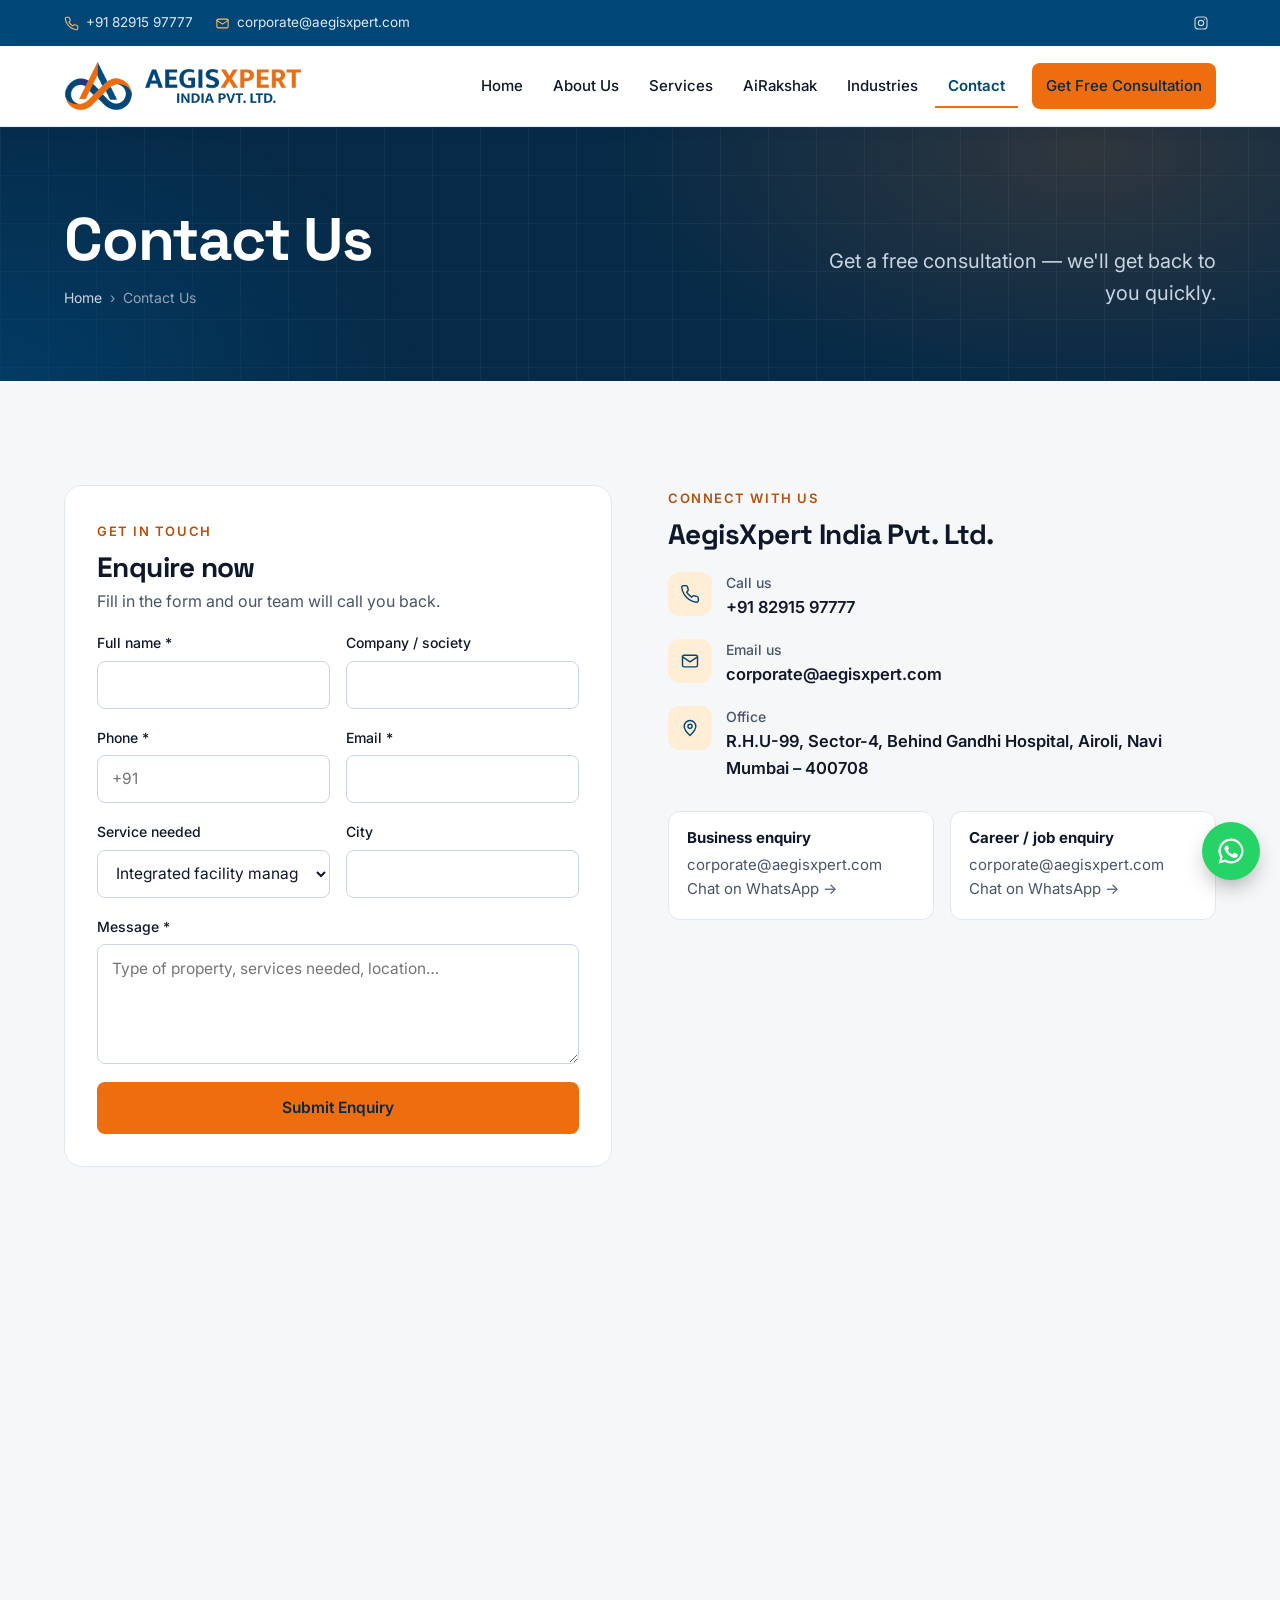
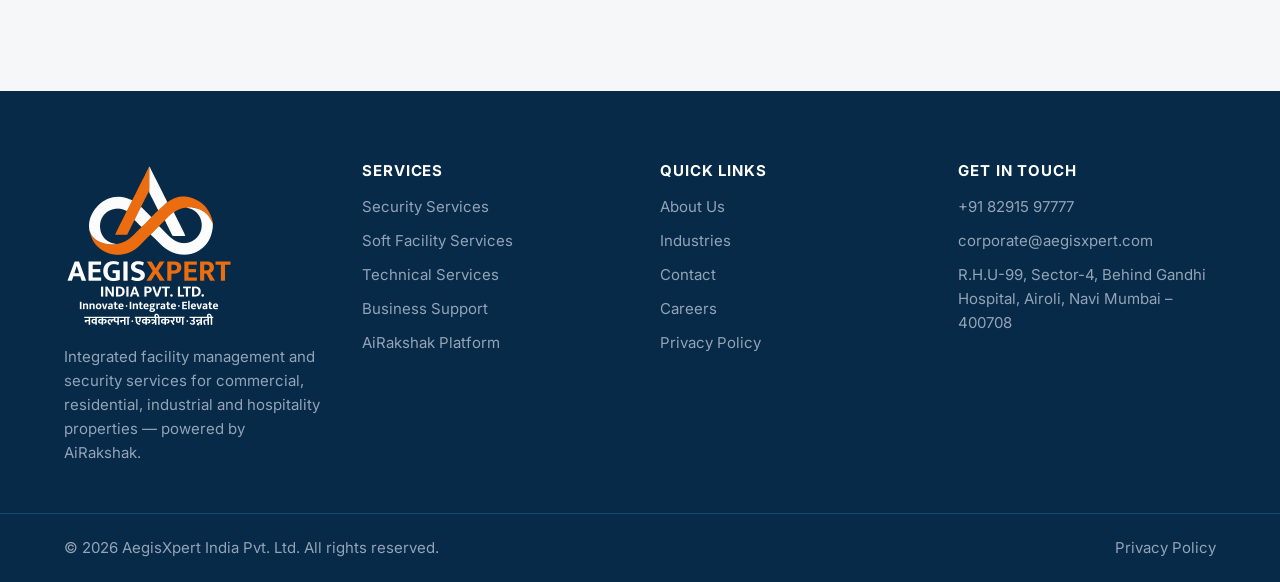
<file: contact.html>
<!doctype html>
<html lang="en">
<head>
<meta charset="utf-8">
<meta name="viewport" content="width=device-width, initial-scale=1">
<title>Contact Us | AegisXpert India</title>
<meta name="description" content="Get a free security consultation from AegisXpert India.">
<meta property="og:title" content="Contact Us | AegisXpert India">
<meta property="og:description" content="Get a free security consultation from AegisXpert India.">
<meta property="og:type" content="website">
<meta name="theme-color" content="#004677">
<link rel="icon" href="favicon.png" type="image/png">
<link rel="preconnect" href="https://fonts.googleapis.com">
<link rel="preconnect" href="https://fonts.gstatic.com" crossorigin>
<link href="https://fonts.googleapis.com/css2?family=Inter:wght@400;500;600&family=Space+Grotesk:wght@500;600;700&display=swap" rel="stylesheet">
<link rel="stylesheet" href="style.css">
</head>
<body>
<a class="skip" href="#main">Skip to content</a>
<div class="topbar"><div class="container">
<div class="topbar-info">

<a href="tel:+918291597777"><svg viewBox="0 0 24 24" fill="none" stroke-width="1.7" stroke-linecap="round" stroke-linejoin="round" aria-hidden="true"><path d="M22 16.9v3a2 2 0 0 1-2.2 2 19.8 19.8 0 0 1-8.6-3.1 19.5 19.5 0 0 1-6-6A19.8 19.8 0 0 1 2.1 4.2 2 2 0 0 1 4.1 2h3a2 2 0 0 1 2 1.7c.1.9.4 1.8.7 2.7a2 2 0 0 1-.5 2.1L8 9.8a16 16 0 0 0 6 6l1.3-1.3a2 2 0 0 1 2.1-.4c.9.3 1.8.6 2.7.7a2 2 0 0 1 1.7 2z"/></svg>+91 82915 97777</a>
<a href="mailto:corporate@aegisxpert.com"><svg viewBox="0 0 24 24" fill="none" stroke-width="1.7" stroke-linecap="round" stroke-linejoin="round" aria-hidden="true"><rect x="3" y="5" width="18" height="14" rx="2"/><path d="M3 7l9 6 9-6"/></svg>corporate@aegisxpert.com</a>
</div>
<div class="socials"><a href="https://www.instagram.com/airakshak.aegisxpert/" aria-label="Instagram" target="_blank" rel="noopener"><svg viewBox="0 0 24 24" fill="none" stroke-width="1.7" stroke-linecap="round" stroke-linejoin="round" aria-hidden="true"><rect x="3" y="3" width="18" height="18" rx="5"/><circle cx="12" cy="12" r="4"/><path d="M17.5 6.5h.01"/></svg></a></div>
</div></div>
<header class="header"><div class="container">
<a class="brand" href="index.html"><img class="mark" src="logo-mark.png" alt="" width="69" height="50"><img class="word" src="logo-word.png" alt="AegisXpert India Pvt. Ltd." width="160" height="38"></a>
<button class="menu-toggle" aria-label="Open menu" aria-expanded="false" aria-controls="site-nav"><svg viewBox="0 0 24 24" fill="none" stroke-width="1.7" stroke-linecap="round" stroke-linejoin="round" aria-hidden="true"><path d="M4 7h16M4 12h16M4 17h16"/></svg></button>
<nav class="nav" id="site-nav" aria-label="Main"><a href="index.html">Home</a><a href="about.html">About Us</a><a href="services.html">Services</a><a href="airakshak.html">AiRakshak</a><a href="industries.html">Industries</a><a href="contact.html" aria-current="page">Contact</a><a class="btn btn-accent" href="contact.html">Get Free Consultation</a></nav>
</div></header>
<main id="main">
<section class="hero page-banner"><div class="container">
<div><h1>Contact Us</h1><nav class="crumbs" aria-label="Breadcrumb"><a href="index.html">Home</a><span aria-hidden="true">›</span><span>Contact Us</span></nav></div>
<p class="tagline">Get a free consultation — we'll get back to you quickly.</p>
</div></section>
<section class="section"><div class="container grid-2">
<form class="form" id="contact-form" novalidate data-email="corporate@aegisxpert.com">
<div><span class="eyebrow">Get in touch</span><h2 style="margin-top:8px">Enquire now</h2><p style="color:var(--muted);margin-top:6px">Fill in the form and our team will call you back.</p></div>
<div class="row">
<div class="field" data-required><label for="f-name">Full name *</label><input id="f-name" name="name" autocomplete="name"><span class="err">Please enter your name.</span></div>
<div class="field"><label for="f-company">Company / society</label><input id="f-company" name="company" autocomplete="organization"></div>
</div>
<div class="row">
<div class="field" data-required><label for="f-phone">Phone *</label><input id="f-phone" name="phone" type="tel" autocomplete="tel" placeholder="+91"><span class="err">Please enter a valid phone number.</span></div>
<div class="field" data-required><label for="f-email">Email *</label><input id="f-email" name="email" type="email" autocomplete="email"><span class="err">Please enter a valid email.</span></div>
</div>
<div class="row">
<div class="field"><label for="f-service">Service needed</label><select id="f-service" name="service"><option>Integrated facility management</option><option>Security services</option><option>Soft facility services (housekeeping, pest management)</option><option>Technical services &amp; maintenance</option><option>Business support (manpower, vendor management, compliance)</option><option>AiRakshak demo</option><option>Careers / job enquiry</option><option>Other</option></select></div>
<div class="field"><label for="f-city">City</label><input id="f-city" name="city" autocomplete="address-level2"></div>
</div>
<div class="field" data-required><label for="f-msg">Message *</label><textarea id="f-msg" name="message" placeholder="Type of property, services needed, location…"></textarea><span class="err">Please tell us a little about your requirement.</span></div>
<input class="hp" type="checkbox" name="botcheck" tabindex="-1" autocomplete="off" aria-hidden="true">
<div class="form-status" role="status" aria-live="polite"></div>
<button class="btn btn-accent" type="submit" style="min-height:52px">Submit Enquiry</button>
</form>
<div class="stack">
<div><span class="eyebrow">Connect with us</span><h2 style="font-size:28px;margin-top:8px">AegisXpert India Pvt. Ltd.</h2></div>
<div class="contact-list">
<div class="contact-item"><div class="icon"><svg viewBox="0 0 24 24" fill="none" stroke-width="1.7" stroke-linecap="round" stroke-linejoin="round" aria-hidden="true"><path d="M22 16.9v3a2 2 0 0 1-2.2 2 19.8 19.8 0 0 1-8.6-3.1 19.5 19.5 0 0 1-6-6A19.8 19.8 0 0 1 2.1 4.2 2 2 0 0 1 4.1 2h3a2 2 0 0 1 2 1.7c.1.9.4 1.8.7 2.7a2 2 0 0 1-.5 2.1L8 9.8a16 16 0 0 0 6 6l1.3-1.3a2 2 0 0 1 2.1-.4c.9.3 1.8.6 2.7.7a2 2 0 0 1 1.7 2z"/></svg></div><div><b>Call us</b><a href="tel:+918291597777">+91 82915 97777</a></div></div>
<div class="contact-item"><div class="icon"><svg viewBox="0 0 24 24" fill="none" stroke-width="1.7" stroke-linecap="round" stroke-linejoin="round" aria-hidden="true"><rect x="3" y="5" width="18" height="14" rx="2"/><path d="M3 7l9 6 9-6"/></svg></div><div><b>Email us</b><a href="mailto:corporate@aegisxpert.com">corporate@aegisxpert.com</a></div></div>
<div class="contact-item"><div class="icon"><svg viewBox="0 0 24 24" fill="none" stroke-width="1.7" stroke-linecap="round" stroke-linejoin="round" aria-hidden="true"><path d="M12 21s-7-6.2-7-11a7 7 0 0 1 14 0c0 4.8-7 11-7 11z"/><circle cx="12" cy="10" r="2.5"/></svg></div><div><b>Office</b><span>R.H.U-99, Sector-4, Behind Gandhi Hospital, Airoli, Navi Mumbai – 400708</span></div></div>

</div>
<div class="dept">
<div><h3>Business enquiry</h3><a href="mailto:corporate@aegisxpert.com">corporate@aegisxpert.com</a><a data-wa="Hello AegisXpert, I have a business enquiry." href="#" target="_blank" rel="noopener">Chat on WhatsApp →</a></div>
<div><h3>Career / job enquiry</h3><a href="mailto:corporate@aegisxpert.com">corporate@aegisxpert.com</a><a data-wa="Hello AegisXpert, I'm interested in a job opportunity." href="#" target="_blank" rel="noopener">Chat on WhatsApp →</a></div>
</div>
</div>
</div></section>
<iframe class="map" title="Office location map" loading="lazy" referrerpolicy="no-referrer-when-downgrade" src="https://www.google.com/maps?q=Sector%204%2C%20Airoli%2C%20Navi%20Mumbai%20400708&output=embed"></iframe>

</main>
<footer class="footer">
<div class="container">
<div>
<a href="index.html"><img class="footer-logo" src="logo-full-white.png" alt="AegisXpert India Pvt. Ltd. — Innovate · Integrate · Elevate" width="170" height="166"></a>
<p>Integrated facility management and security services for commercial, residential, industrial and hospitality properties — powered by AiRakshak.</p>
</div>
<div><h3>Services</h3><ul><li><a href="services.html#security">Security Services</a></li><li><a href="services.html#soft">Soft Facility Services</a></li><li><a href="services.html#technical">Technical Services</a></li><li><a href="services.html#business">Business Support</a></li><li><a href="airakshak.html">AiRakshak Platform</a></li></ul></div>
<div><h3>Quick links</h3><ul><li><a href="about.html">About Us</a></li><li><a href="industries.html">Industries</a></li><li><a href="contact.html">Contact</a></li><li><a href="contact.html?service=careers">Careers</a></li><li><a href="privacy.html">Privacy Policy</a></li></ul></div>
<div><h3>Get in touch</h3><ul>
<li><a href="tel:+918291597777">+91 82915 97777</a></li>
<li><a href="mailto:corporate@aegisxpert.com">corporate@aegisxpert.com</a></li>
<li>R.H.U-99, Sector-4, Behind Gandhi Hospital, Airoli, Navi Mumbai – 400708</li>
</ul></div>
</div>
<div class="footer-bottom"><div class="container"><span>© <span data-year>2026</span> AegisXpert India Pvt. Ltd. All rights reserved.</span><span><a href="privacy.html">Privacy Policy</a></span></div></div>
</footer>
<a class="float-wa" data-wa href="#" aria-label="Chat on WhatsApp" target="_blank" rel="noopener"><svg viewBox="0 0 24 24" aria-hidden="true"><path d="M12 2a10 10 0 0 0-8.6 15.1L2 22l5-1.3A10 10 0 1 0 12 2zm0 18.2a8.2 8.2 0 0 1-4.2-1.2l-.3-.2-3 .8.8-2.9-.2-.3A8.2 8.2 0 1 1 12 20.2zm4.5-6.1c-.2-.1-1.5-.7-1.7-.8s-.4-.1-.6.1-.7.8-.8 1-.3.2-.5.1a6.7 6.7 0 0 1-3.300-2.9c-.3-.4.2-.4.7-1.4.1-.2 0-.3 0-.4l-.8-1.8c-.2-.5-.4-.4-.6-.4h-.5a1 1 0 0 0-.7.3 3 3 0 0 0-.9 2.2 5.2 5.2 0 0 0 1.1 2.7 11.8 11.8 0 0 0 4.5 4c1.7.7 2.3.8 3.2.6a2.7 2.7 0 0 0 1.8-1.2 2.2 2.2 0 0 0 .1-1.3c0-.1-.2-.2-.4-.3z"/></svg></a>
<a class="float-call" href="tel:+918291597777" aria-label="Call us"><svg viewBox="0 0 24 24" fill="none" stroke-width="1.7" stroke-linecap="round" stroke-linejoin="round" aria-hidden="true"><path d="M22 16.9v3a2 2 0 0 1-2.2 2 19.8 19.8 0 0 1-8.6-3.1 19.5 19.5 0 0 1-6-6A19.8 19.8 0 0 1 2.1 4.2 2 2 0 0 1 4.1 2h3a2 2 0 0 1 2 1.7c.1.9.4 1.8.7 2.7a2 2 0 0 1-.5 2.1L8 9.8a16 16 0 0 0 6 6l1.3-1.3a2 2 0 0 1 2.1-.4c.9.3 1.8.6 2.7.7a2 2 0 0 1 1.7 2z"/></svg></a>
<button class="to-top" aria-label="Back to top"><svg viewBox="0 0 24 24" fill="none" stroke-width="1.7" stroke-linecap="round" stroke-linejoin="round" aria-hidden="true"><path d="M12 19V5M5 12l7-7 7 7"/></svg></button>
<script src="main.js"></script>
</body>
</html>
</file>
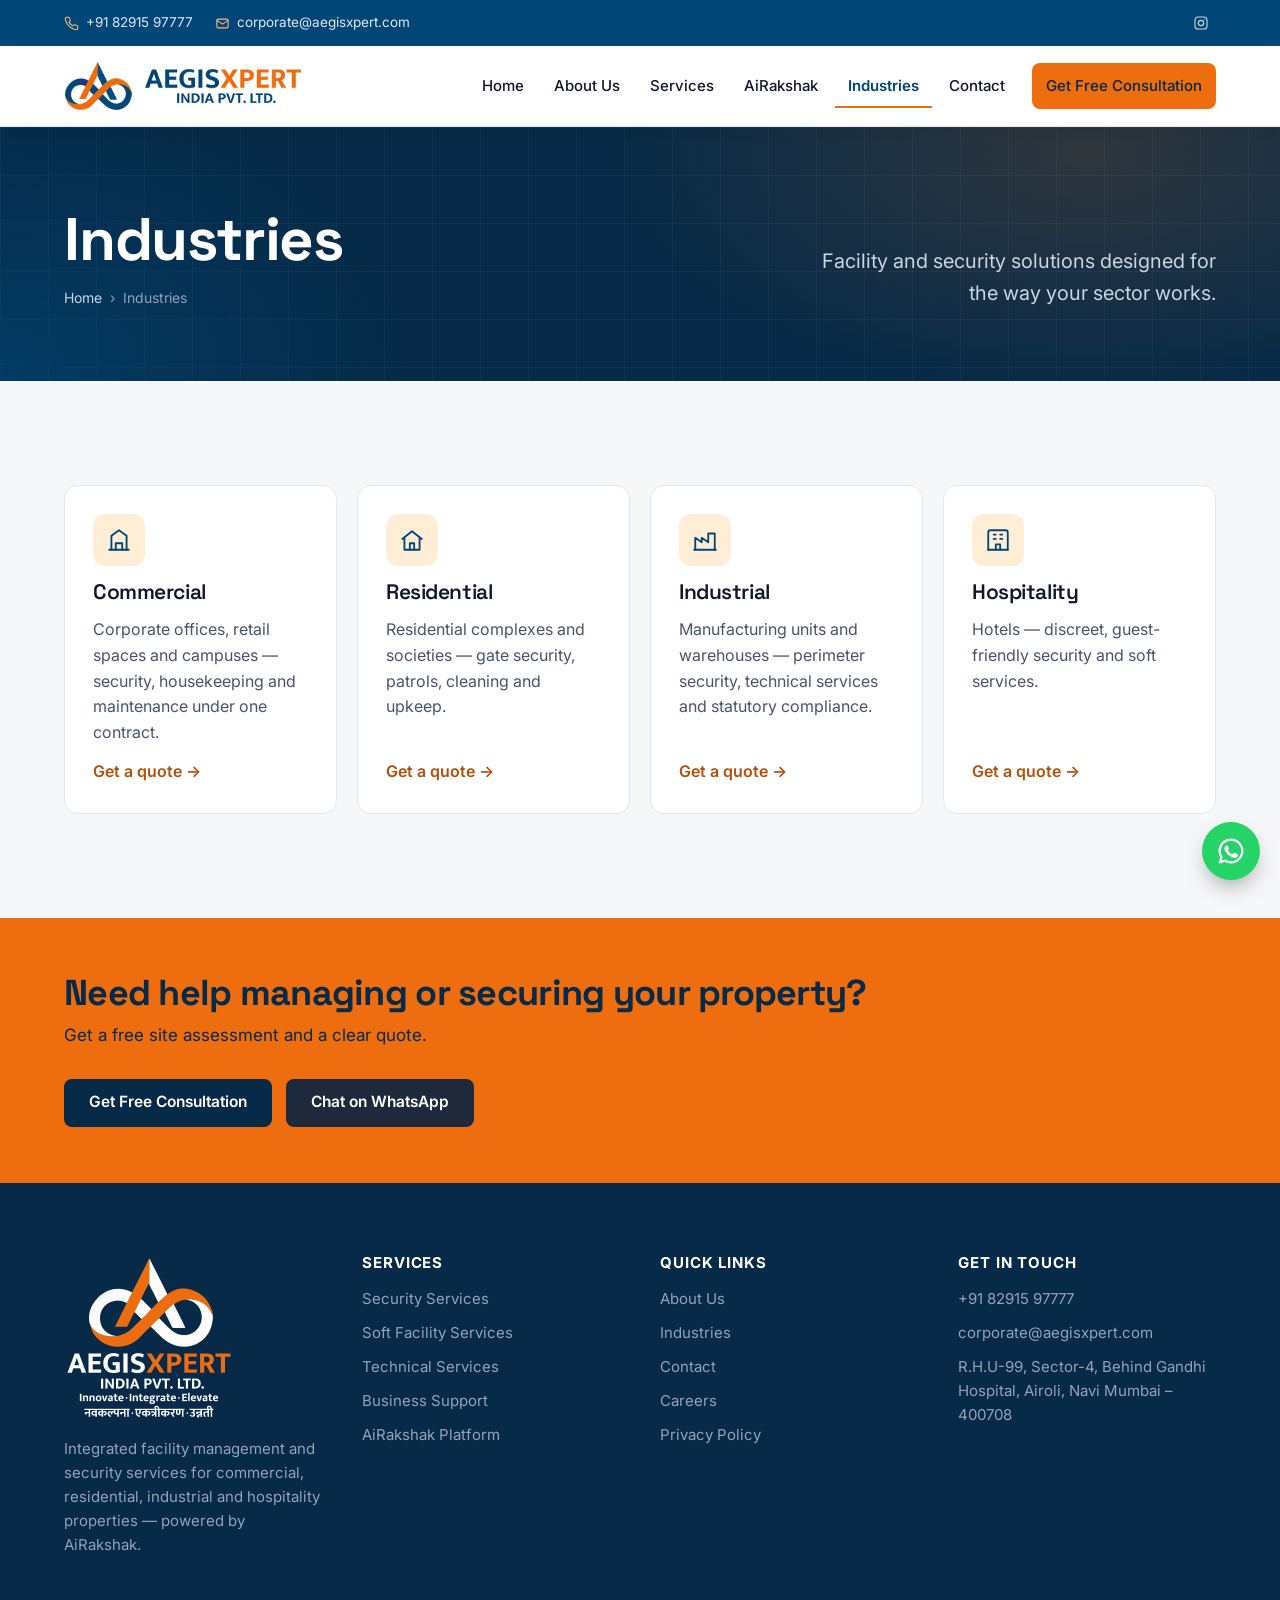
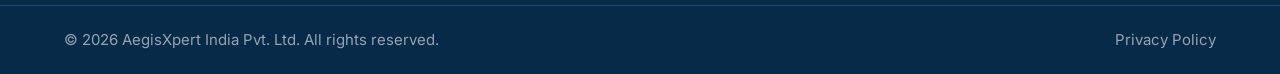
<file: industries.html>
<!doctype html>
<html lang="en">
<head>
<meta charset="utf-8">
<meta name="viewport" content="width=device-width, initial-scale=1">
<title>Industries We Secure | AegisXpert India</title>
<meta name="description" content="Facility management and security for commercial, residential, industrial and hospitality properties.">
<meta property="og:title" content="Industries We Secure | AegisXpert India">
<meta property="og:description" content="Facility management and security for commercial, residential, industrial and hospitality properties.">
<meta property="og:type" content="website">
<meta name="theme-color" content="#004677">
<link rel="icon" href="favicon.png" type="image/png">
<link rel="preconnect" href="https://fonts.googleapis.com">
<link rel="preconnect" href="https://fonts.gstatic.com" crossorigin>
<link href="https://fonts.googleapis.com/css2?family=Inter:wght@400;500;600&family=Space+Grotesk:wght@500;600;700&display=swap" rel="stylesheet">
<link rel="stylesheet" href="style.css">
</head>
<body>
<a class="skip" href="#main">Skip to content</a>
<div class="topbar"><div class="container">
<div class="topbar-info">

<a href="tel:+918291597777"><svg viewBox="0 0 24 24" fill="none" stroke-width="1.7" stroke-linecap="round" stroke-linejoin="round" aria-hidden="true"><path d="M22 16.9v3a2 2 0 0 1-2.2 2 19.8 19.8 0 0 1-8.6-3.1 19.5 19.5 0 0 1-6-6A19.8 19.8 0 0 1 2.1 4.2 2 2 0 0 1 4.1 2h3a2 2 0 0 1 2 1.7c.1.9.4 1.8.7 2.7a2 2 0 0 1-.5 2.1L8 9.8a16 16 0 0 0 6 6l1.3-1.3a2 2 0 0 1 2.1-.4c.9.3 1.8.6 2.7.7a2 2 0 0 1 1.7 2z"/></svg>+91 82915 97777</a>
<a href="mailto:corporate@aegisxpert.com"><svg viewBox="0 0 24 24" fill="none" stroke-width="1.7" stroke-linecap="round" stroke-linejoin="round" aria-hidden="true"><rect x="3" y="5" width="18" height="14" rx="2"/><path d="M3 7l9 6 9-6"/></svg>corporate@aegisxpert.com</a>
</div>
<div class="socials"><a href="https://www.instagram.com/airakshak.aegisxpert/" aria-label="Instagram" target="_blank" rel="noopener"><svg viewBox="0 0 24 24" fill="none" stroke-width="1.7" stroke-linecap="round" stroke-linejoin="round" aria-hidden="true"><rect x="3" y="3" width="18" height="18" rx="5"/><circle cx="12" cy="12" r="4"/><path d="M17.5 6.5h.01"/></svg></a></div>
</div></div>
<header class="header"><div class="container">
<a class="brand" href="index.html"><img class="mark" src="logo-mark.png" alt="" width="69" height="50"><img class="word" src="logo-word.png" alt="AegisXpert India Pvt. Ltd." width="160" height="38"></a>
<button class="menu-toggle" aria-label="Open menu" aria-expanded="false" aria-controls="site-nav"><svg viewBox="0 0 24 24" fill="none" stroke-width="1.7" stroke-linecap="round" stroke-linejoin="round" aria-hidden="true"><path d="M4 7h16M4 12h16M4 17h16"/></svg></button>
<nav class="nav" id="site-nav" aria-label="Main"><a href="index.html">Home</a><a href="about.html">About Us</a><a href="services.html">Services</a><a href="airakshak.html">AiRakshak</a><a href="industries.html" aria-current="page">Industries</a><a href="contact.html">Contact</a><a class="btn btn-accent" href="contact.html">Get Free Consultation</a></nav>
</div></header>
<main id="main">
<section class="hero page-banner"><div class="container">
<div><h1>Industries</h1><nav class="crumbs" aria-label="Breadcrumb"><a href="index.html">Home</a><span aria-hidden="true">›</span><span>Industries</span></nav></div>
<p class="tagline">Facility and security solutions designed for the way your sector works.</p>
</div></section>
<section class="section"><div class="container"><div class="grid">
<div class="card reveal"><div class="icon"><svg viewBox="0 0 24 24" fill="none" stroke-width="1.7" stroke-linecap="round" stroke-linejoin="round" aria-hidden="true"><path d="M3 21h18"/><path d="M5 21V8l7-5 7 5v13"/><path d="M9 21v-6h6v6"/></svg></div><h3>Commercial</h3><p>Corporate offices, retail spaces and campuses — security, housekeeping and maintenance under one contract.</p><a class="text-link" href="contact.html?service=commercial">Get a quote →</a></div><div class="card reveal"><div class="icon"><svg viewBox="0 0 24 24" fill="none" stroke-width="1.7" stroke-linecap="round" stroke-linejoin="round" aria-hidden="true"><path d="M3 11l9-7 9 7"/><path d="M5 10v11h14V10"/><path d="M10 21v-6h4v6"/></svg></div><h3>Residential</h3><p>Residential complexes and societies — gate security, patrols, cleaning and upkeep.</p><a class="text-link" href="contact.html?service=residential">Get a quote →</a></div><div class="card reveal"><div class="icon"><svg viewBox="0 0 24 24" fill="none" stroke-width="1.7" stroke-linecap="round" stroke-linejoin="round" aria-hidden="true"><path d="M2 21h20"/><path d="M3 21V10l6 4V10l6 4V6h6v15"/></svg></div><h3>Industrial</h3><p>Manufacturing units and warehouses — perimeter security, technical services and statutory compliance.</p><a class="text-link" href="contact.html?service=industrial">Get a quote →</a></div><div class="card reveal"><div class="icon"><svg viewBox="0 0 24 24" fill="none" stroke-width="1.7" stroke-linecap="round" stroke-linejoin="round" aria-hidden="true"><path d="M3 21V5a2 2 0 0 1 2-2h14a2 2 0 0 1 2 2v16"/><path d="M3 21h18"/><path d="M8 7h2M14 7h2M8 11h2M14 11h2M10 21v-5h4v5"/></svg></div><h3>Hospitality</h3><p>Hotels — discreet, guest-friendly security and soft services.</p><a class="text-link" href="contact.html?service=hospitality">Get a quote →</a></div>
</div></div></section>
<section class="cta-band"><div class="container">
<div><h2>Need help managing or securing your property?</h2><p>Get a free site assessment and a clear quote.</p></div>
<div class="btn-row"><a class="btn btn-dark" href="contact.html">Get Free Consultation</a><a class="btn btn-dark" data-wa href="#" target="_blank" rel="noopener" style="background:#1E293B">Chat on WhatsApp</a></div>
</div></section>

</main>
<footer class="footer">
<div class="container">
<div>
<a href="index.html"><img class="footer-logo" src="logo-full-white.png" alt="AegisXpert India Pvt. Ltd. — Innovate · Integrate · Elevate" width="170" height="166"></a>
<p>Integrated facility management and security services for commercial, residential, industrial and hospitality properties — powered by AiRakshak.</p>
</div>
<div><h3>Services</h3><ul><li><a href="services.html#security">Security Services</a></li><li><a href="services.html#soft">Soft Facility Services</a></li><li><a href="services.html#technical">Technical Services</a></li><li><a href="services.html#business">Business Support</a></li><li><a href="airakshak.html">AiRakshak Platform</a></li></ul></div>
<div><h3>Quick links</h3><ul><li><a href="about.html">About Us</a></li><li><a href="industries.html">Industries</a></li><li><a href="contact.html">Contact</a></li><li><a href="contact.html?service=careers">Careers</a></li><li><a href="privacy.html">Privacy Policy</a></li></ul></div>
<div><h3>Get in touch</h3><ul>
<li><a href="tel:+918291597777">+91 82915 97777</a></li>
<li><a href="mailto:corporate@aegisxpert.com">corporate@aegisxpert.com</a></li>
<li>R.H.U-99, Sector-4, Behind Gandhi Hospital, Airoli, Navi Mumbai – 400708</li>
</ul></div>
</div>
<div class="footer-bottom"><div class="container"><span>© <span data-year>2026</span> AegisXpert India Pvt. Ltd. All rights reserved.</span><span><a href="privacy.html">Privacy Policy</a></span></div></div>
</footer>
<a class="float-wa" data-wa href="#" aria-label="Chat on WhatsApp" target="_blank" rel="noopener"><svg viewBox="0 0 24 24" aria-hidden="true"><path d="M12 2a10 10 0 0 0-8.6 15.1L2 22l5-1.3A10 10 0 1 0 12 2zm0 18.2a8.2 8.2 0 0 1-4.2-1.2l-.3-.2-3 .8.8-2.9-.2-.3A8.2 8.2 0 1 1 12 20.2zm4.5-6.1c-.2-.1-1.5-.7-1.7-.8s-.4-.1-.6.1-.7.8-.8 1-.3.2-.5.1a6.7 6.7 0 0 1-3.300-2.9c-.3-.4.2-.4.7-1.4.1-.2 0-.3 0-.4l-.8-1.8c-.2-.5-.4-.4-.6-.4h-.5a1 1 0 0 0-.7.3 3 3 0 0 0-.9 2.2 5.2 5.2 0 0 0 1.1 2.7 11.8 11.8 0 0 0 4.5 4c1.7.7 2.3.8 3.2.6a2.7 2.7 0 0 0 1.8-1.2 2.2 2.2 0 0 0 .1-1.3c0-.1-.2-.2-.4-.3z"/></svg></a>
<a class="float-call" href="tel:+918291597777" aria-label="Call us"><svg viewBox="0 0 24 24" fill="none" stroke-width="1.7" stroke-linecap="round" stroke-linejoin="round" aria-hidden="true"><path d="M22 16.9v3a2 2 0 0 1-2.2 2 19.8 19.8 0 0 1-8.6-3.1 19.5 19.5 0 0 1-6-6A19.8 19.8 0 0 1 2.1 4.2 2 2 0 0 1 4.1 2h3a2 2 0 0 1 2 1.7c.1.9.4 1.8.7 2.7a2 2 0 0 1-.5 2.1L8 9.8a16 16 0 0 0 6 6l1.3-1.3a2 2 0 0 1 2.1-.4c.9.3 1.8.6 2.7.7a2 2 0 0 1 1.7 2z"/></svg></a>
<button class="to-top" aria-label="Back to top"><svg viewBox="0 0 24 24" fill="none" stroke-width="1.7" stroke-linecap="round" stroke-linejoin="round" aria-hidden="true"><path d="M12 19V5M5 12l7-7 7 7"/></svg></button>
<script src="main.js"></script>
</body>
</html>
</file>
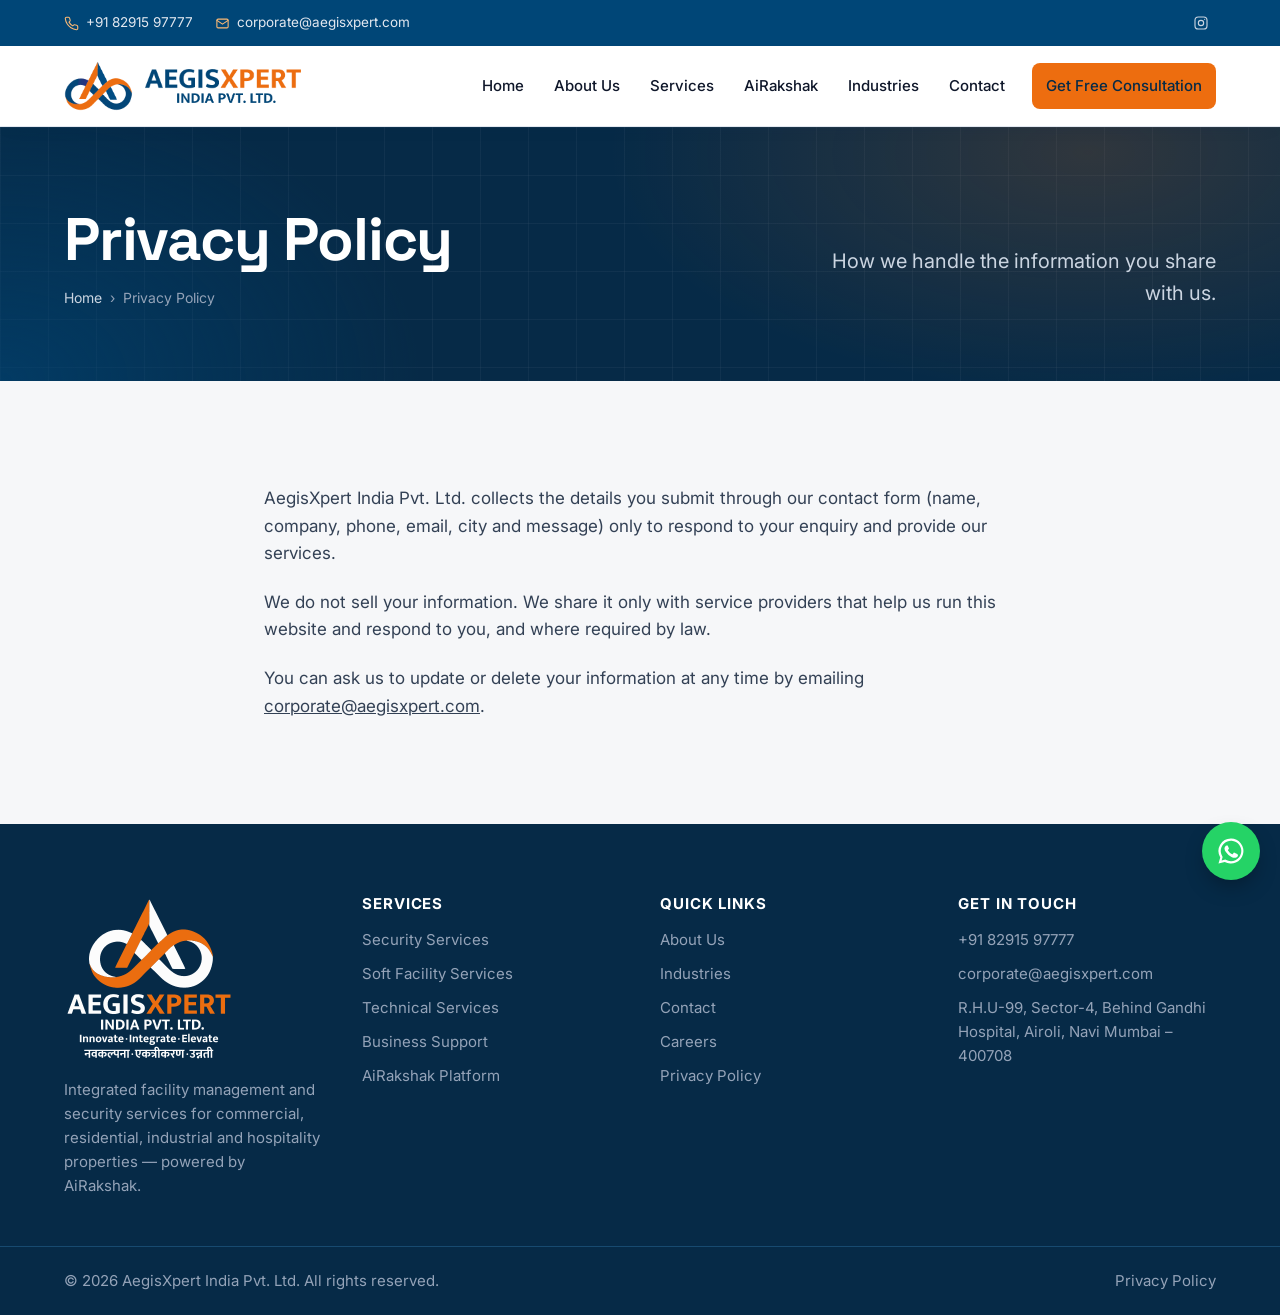
<file: privacy.html>
<!doctype html>
<html lang="en">
<head>
<meta charset="utf-8">
<meta name="viewport" content="width=device-width, initial-scale=1">
<title>Privacy Policy | AegisXpert India</title>
<meta name="description" content="Privacy policy for AegisXpert India Pvt. Ltd.">
<meta property="og:title" content="Privacy Policy | AegisXpert India">
<meta property="og:description" content="Privacy policy for AegisXpert India Pvt. Ltd.">
<meta property="og:type" content="website">
<meta name="theme-color" content="#004677">
<link rel="icon" href="favicon.png" type="image/png">
<link rel="preconnect" href="https://fonts.googleapis.com">
<link rel="preconnect" href="https://fonts.gstatic.com" crossorigin>
<link href="https://fonts.googleapis.com/css2?family=Inter:wght@400;500;600&family=Space+Grotesk:wght@500;600;700&display=swap" rel="stylesheet">
<link rel="stylesheet" href="style.css">
</head>
<body>
<a class="skip" href="#main">Skip to content</a>
<div class="topbar"><div class="container">
<div class="topbar-info">

<a href="tel:+918291597777"><svg viewBox="0 0 24 24" fill="none" stroke-width="1.7" stroke-linecap="round" stroke-linejoin="round" aria-hidden="true"><path d="M22 16.9v3a2 2 0 0 1-2.2 2 19.8 19.8 0 0 1-8.6-3.1 19.5 19.5 0 0 1-6-6A19.8 19.8 0 0 1 2.1 4.2 2 2 0 0 1 4.1 2h3a2 2 0 0 1 2 1.7c.1.9.4 1.8.7 2.7a2 2 0 0 1-.5 2.1L8 9.8a16 16 0 0 0 6 6l1.3-1.3a2 2 0 0 1 2.1-.4c.9.3 1.8.6 2.7.7a2 2 0 0 1 1.7 2z"/></svg>+91 82915 97777</a>
<a href="mailto:corporate@aegisxpert.com"><svg viewBox="0 0 24 24" fill="none" stroke-width="1.7" stroke-linecap="round" stroke-linejoin="round" aria-hidden="true"><rect x="3" y="5" width="18" height="14" rx="2"/><path d="M3 7l9 6 9-6"/></svg>corporate@aegisxpert.com</a>
</div>
<div class="socials"><a href="https://www.instagram.com/airakshak.aegisxpert/" aria-label="Instagram" target="_blank" rel="noopener"><svg viewBox="0 0 24 24" fill="none" stroke-width="1.7" stroke-linecap="round" stroke-linejoin="round" aria-hidden="true"><rect x="3" y="3" width="18" height="18" rx="5"/><circle cx="12" cy="12" r="4"/><path d="M17.5 6.5h.01"/></svg></a></div>
</div></div>
<header class="header"><div class="container">
<a class="brand" href="index.html"><img class="mark" src="logo-mark.png" alt="" width="69" height="50"><img class="word" src="logo-word.png" alt="AegisXpert India Pvt. Ltd." width="160" height="38"></a>
<button class="menu-toggle" aria-label="Open menu" aria-expanded="false" aria-controls="site-nav"><svg viewBox="0 0 24 24" fill="none" stroke-width="1.7" stroke-linecap="round" stroke-linejoin="round" aria-hidden="true"><path d="M4 7h16M4 12h16M4 17h16"/></svg></button>
<nav class="nav" id="site-nav" aria-label="Main"><a href="index.html">Home</a><a href="about.html">About Us</a><a href="services.html">Services</a><a href="airakshak.html">AiRakshak</a><a href="industries.html">Industries</a><a href="contact.html">Contact</a><a class="btn btn-accent" href="contact.html">Get Free Consultation</a></nav>
</div></header>
<main id="main">
<section class="hero page-banner"><div class="container">
<div><h1>Privacy Policy</h1><nav class="crumbs" aria-label="Breadcrumb"><a href="index.html">Home</a><span aria-hidden="true">›</span><span>Privacy Policy</span></nav></div>
<p class="tagline">How we handle the information you share with us.</p>
</div></section>
<section class="section"><div class="container" style="max-width:800px"><div class="stack" style="font-size:17px;color:#334155">
<p>AegisXpert India Pvt. Ltd. collects the details you submit through our contact form (name, company, phone, email, city and message) only to respond to your enquiry and provide our services.</p>
<p>We do not sell your information. We share it only with service providers that help us run this website and respond to you, and where required by law.</p>
<p>You can ask us to update or delete your information at any time by emailing <a href="mailto:corporate@aegisxpert.com">corporate@aegisxpert.com</a>.</p>
</div></div></section>

</main>
<footer class="footer">
<div class="container">
<div>
<a href="index.html"><img class="footer-logo" src="logo-full-white.png" alt="AegisXpert India Pvt. Ltd. — Innovate · Integrate · Elevate" width="170" height="166"></a>
<p>Integrated facility management and security services for commercial, residential, industrial and hospitality properties — powered by AiRakshak.</p>
</div>
<div><h3>Services</h3><ul><li><a href="services.html#security">Security Services</a></li><li><a href="services.html#soft">Soft Facility Services</a></li><li><a href="services.html#technical">Technical Services</a></li><li><a href="services.html#business">Business Support</a></li><li><a href="airakshak.html">AiRakshak Platform</a></li></ul></div>
<div><h3>Quick links</h3><ul><li><a href="about.html">About Us</a></li><li><a href="industries.html">Industries</a></li><li><a href="contact.html">Contact</a></li><li><a href="contact.html?service=careers">Careers</a></li><li><a href="privacy.html">Privacy Policy</a></li></ul></div>
<div><h3>Get in touch</h3><ul>
<li><a href="tel:+918291597777">+91 82915 97777</a></li>
<li><a href="mailto:corporate@aegisxpert.com">corporate@aegisxpert.com</a></li>
<li>R.H.U-99, Sector-4, Behind Gandhi Hospital, Airoli, Navi Mumbai – 400708</li>
</ul></div>
</div>
<div class="footer-bottom"><div class="container"><span>© <span data-year>2026</span> AegisXpert India Pvt. Ltd. All rights reserved.</span><span><a href="privacy.html">Privacy Policy</a></span></div></div>
</footer>
<a class="float-wa" data-wa href="#" aria-label="Chat on WhatsApp" target="_blank" rel="noopener"><svg viewBox="0 0 24 24" aria-hidden="true"><path d="M12 2a10 10 0 0 0-8.6 15.1L2 22l5-1.3A10 10 0 1 0 12 2zm0 18.2a8.2 8.2 0 0 1-4.2-1.2l-.3-.2-3 .8.8-2.9-.2-.3A8.2 8.2 0 1 1 12 20.2zm4.5-6.1c-.2-.1-1.5-.7-1.7-.8s-.4-.1-.6.1-.7.8-.8 1-.3.2-.5.1a6.7 6.7 0 0 1-3.300-2.9c-.3-.4.2-.4.7-1.4.1-.2 0-.3 0-.4l-.8-1.8c-.2-.5-.4-.4-.6-.4h-.5a1 1 0 0 0-.7.3 3 3 0 0 0-.9 2.2 5.2 5.2 0 0 0 1.1 2.7 11.8 11.8 0 0 0 4.5 4c1.7.7 2.3.8 3.2.6a2.7 2.7 0 0 0 1.8-1.2 2.2 2.2 0 0 0 .1-1.3c0-.1-.2-.2-.4-.3z"/></svg></a>
<a class="float-call" href="tel:+918291597777" aria-label="Call us"><svg viewBox="0 0 24 24" fill="none" stroke-width="1.7" stroke-linecap="round" stroke-linejoin="round" aria-hidden="true"><path d="M22 16.9v3a2 2 0 0 1-2.2 2 19.8 19.8 0 0 1-8.6-3.1 19.5 19.5 0 0 1-6-6A19.8 19.8 0 0 1 2.1 4.2 2 2 0 0 1 4.1 2h3a2 2 0 0 1 2 1.7c.1.9.4 1.8.7 2.7a2 2 0 0 1-.5 2.1L8 9.8a16 16 0 0 0 6 6l1.3-1.3a2 2 0 0 1 2.1-.4c.9.3 1.8.6 2.7.7a2 2 0 0 1 1.7 2z"/></svg></a>
<button class="to-top" aria-label="Back to top"><svg viewBox="0 0 24 24" fill="none" stroke-width="1.7" stroke-linecap="round" stroke-linejoin="round" aria-hidden="true"><path d="M12 19V5M5 12l7-7 7 7"/></svg></button>
<script src="main.js"></script>
</body>
</html>
</file>
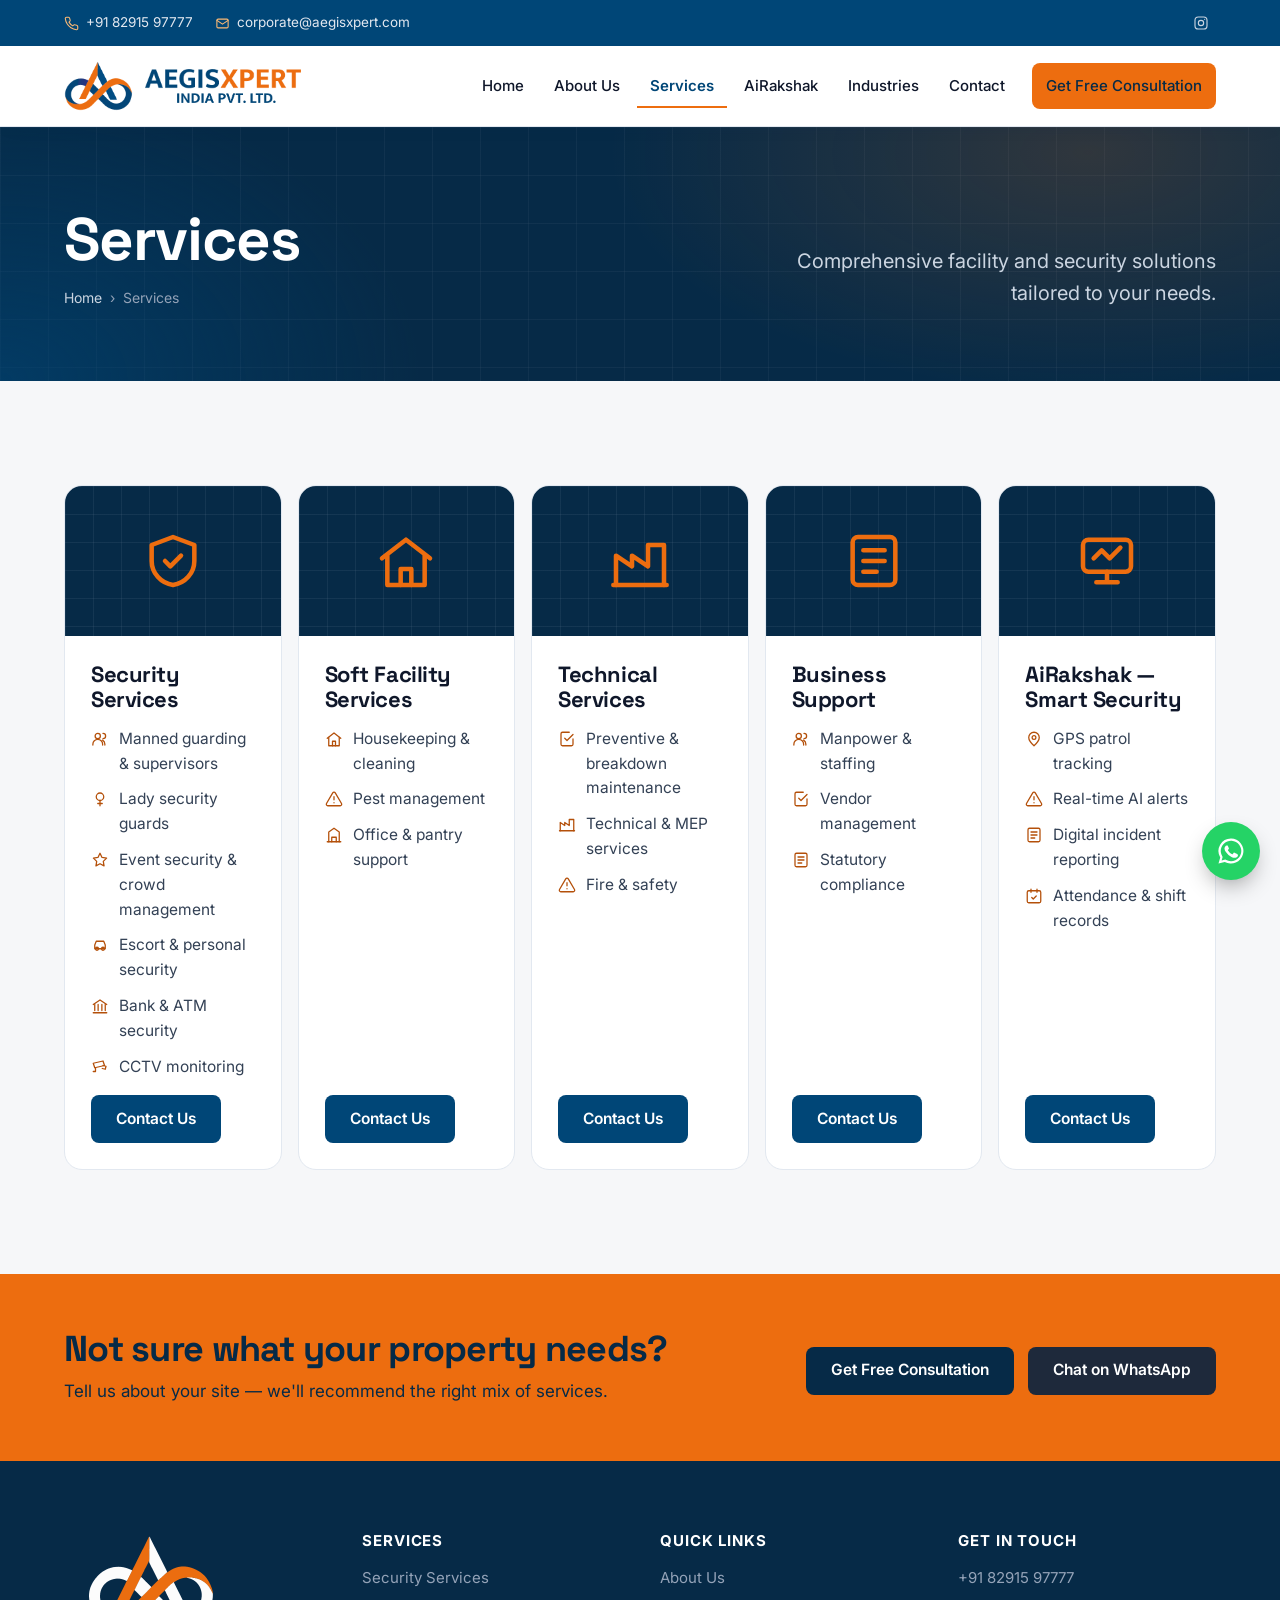
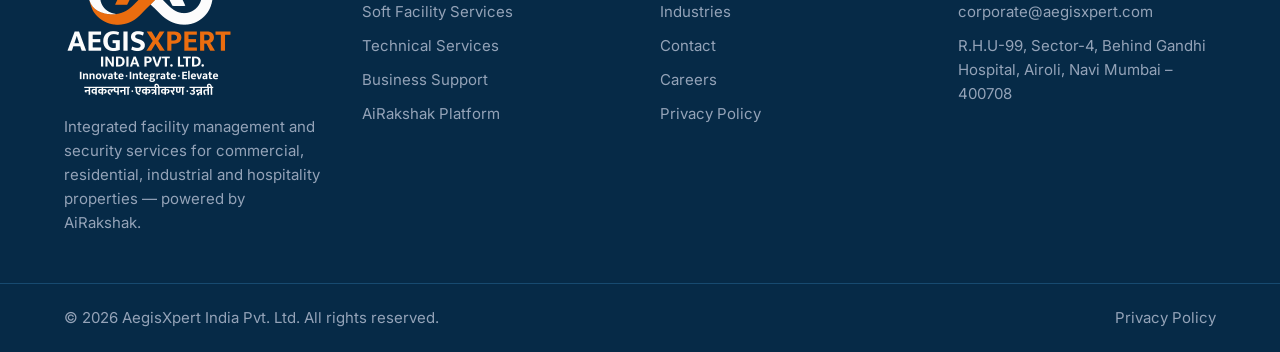
<file: services.html>
<!doctype html>
<html lang="en">
<head>
<meta charset="utf-8">
<meta name="viewport" content="width=device-width, initial-scale=1">
<title>Security Services | AegisXpert India</title>
<meta name="description" content="Security, soft facility services, technical services, business support and AiRakshak smart security.">
<meta property="og:title" content="Security Services | AegisXpert India">
<meta property="og:description" content="Security, soft facility services, technical services, business support and AiRakshak smart security.">
<meta property="og:type" content="website">
<meta name="theme-color" content="#004677">
<link rel="icon" href="favicon.png" type="image/png">
<link rel="preconnect" href="https://fonts.googleapis.com">
<link rel="preconnect" href="https://fonts.gstatic.com" crossorigin>
<link href="https://fonts.googleapis.com/css2?family=Inter:wght@400;500;600&family=Space+Grotesk:wght@500;600;700&display=swap" rel="stylesheet">
<link rel="stylesheet" href="style.css">
</head>
<body>
<a class="skip" href="#main">Skip to content</a>
<div class="topbar"><div class="container">
<div class="topbar-info">

<a href="tel:+918291597777"><svg viewBox="0 0 24 24" fill="none" stroke-width="1.7" stroke-linecap="round" stroke-linejoin="round" aria-hidden="true"><path d="M22 16.9v3a2 2 0 0 1-2.2 2 19.8 19.8 0 0 1-8.6-3.1 19.5 19.5 0 0 1-6-6A19.8 19.8 0 0 1 2.1 4.2 2 2 0 0 1 4.1 2h3a2 2 0 0 1 2 1.7c.1.9.4 1.8.7 2.7a2 2 0 0 1-.5 2.1L8 9.8a16 16 0 0 0 6 6l1.3-1.3a2 2 0 0 1 2.1-.4c.9.3 1.8.6 2.7.7a2 2 0 0 1 1.7 2z"/></svg>+91 82915 97777</a>
<a href="mailto:corporate@aegisxpert.com"><svg viewBox="0 0 24 24" fill="none" stroke-width="1.7" stroke-linecap="round" stroke-linejoin="round" aria-hidden="true"><rect x="3" y="5" width="18" height="14" rx="2"/><path d="M3 7l9 6 9-6"/></svg>corporate@aegisxpert.com</a>
</div>
<div class="socials"><a href="https://www.instagram.com/airakshak.aegisxpert/" aria-label="Instagram" target="_blank" rel="noopener"><svg viewBox="0 0 24 24" fill="none" stroke-width="1.7" stroke-linecap="round" stroke-linejoin="round" aria-hidden="true"><rect x="3" y="3" width="18" height="18" rx="5"/><circle cx="12" cy="12" r="4"/><path d="M17.5 6.5h.01"/></svg></a></div>
</div></div>
<header class="header"><div class="container">
<a class="brand" href="index.html"><img class="mark" src="logo-mark.png" alt="" width="69" height="50"><img class="word" src="logo-word.png" alt="AegisXpert India Pvt. Ltd." width="160" height="38"></a>
<button class="menu-toggle" aria-label="Open menu" aria-expanded="false" aria-controls="site-nav"><svg viewBox="0 0 24 24" fill="none" stroke-width="1.7" stroke-linecap="round" stroke-linejoin="round" aria-hidden="true"><path d="M4 7h16M4 12h16M4 17h16"/></svg></button>
<nav class="nav" id="site-nav" aria-label="Main"><a href="index.html">Home</a><a href="about.html">About Us</a><a href="services.html" aria-current="page">Services</a><a href="airakshak.html">AiRakshak</a><a href="industries.html">Industries</a><a href="contact.html">Contact</a><a class="btn btn-accent" href="contact.html">Get Free Consultation</a></nav>
</div></header>
<main id="main">
<section class="hero page-banner"><div class="container">
<div><h1>Services</h1><nav class="crumbs" aria-label="Breadcrumb"><a href="index.html">Home</a><span aria-hidden="true">›</span><span>Services</span></nav></div>
<p class="tagline">Comprehensive facility and security solutions tailored to your needs.</p>
</div></section>
<section class="section"><div class="container">
<div class="grid" style="grid-template-columns:repeat(auto-fit,minmax(200px,1fr));gap:16px">
<article class="svc reveal" id="security"><div class="svc-media"><svg viewBox="0 0 24 24" fill="none" stroke-width="1.7" stroke-linecap="round" stroke-linejoin="round" aria-hidden="true"><path d="M12 3l8 3v6c0 4.5-3.4 8.3-8 9-4.6-.7-8-4.5-8-9V6l8-3z"/><path d="M9 12l2 2 4-4"/></svg></div><div class="svc-body"><h3>Security Services</h3><ul><li><svg viewBox="0 0 24 24" fill="none" stroke-width="1.7" stroke-linecap="round" stroke-linejoin="round" aria-hidden="true"><circle cx="9" cy="8" r="3.5"/><path d="M2.5 20v-1a6.5 6.5 0 0 1 13 0v1"/><path d="M16 4.5a3.5 3.5 0 0 1 0 7M18.5 20v-1a6.5 6.5 0 0 0-3-5.5"/></svg>Manned guarding &amp; supervisors</li><li><svg viewBox="0 0 24 24" fill="none" stroke-width="1.7" stroke-linecap="round" stroke-linejoin="round" aria-hidden="true"><circle cx="12" cy="9" r="5"/><path d="M12 14v7M9 18h6"/></svg>Lady security guards</li><li><svg viewBox="0 0 24 24" fill="none" stroke-width="1.7" stroke-linecap="round" stroke-linejoin="round" aria-hidden="true"><path d="M12 3l2.7 5.6 6.1.9-4.4 4.3 1 6.1L12 17l-5.4 2.9 1-6.1L3.2 9.5l6.1-.9z"/></svg>Event security &amp; crowd management</li><li><svg viewBox="0 0 24 24" fill="none" stroke-width="1.7" stroke-linecap="round" stroke-linejoin="round" aria-hidden="true"><path d="M5 17h14v-5l-2-5H7l-2 5z"/><circle cx="8" cy="17" r="2"/><circle cx="16" cy="17" r="2"/></svg>Escort &amp; personal security</li><li><svg viewBox="0 0 24 24" fill="none" stroke-width="1.7" stroke-linecap="round" stroke-linejoin="round" aria-hidden="true"><path d="M3 10l9-6 9 6"/><path d="M5 10v8M9.5 10v8M14.5 10v8M19 10v8M3 21h18"/></svg>Bank &amp; ATM security</li><li><svg viewBox="0 0 24 24" fill="none" stroke-width="1.7" stroke-linecap="round" stroke-linejoin="round" aria-hidden="true"><path d="M3 7l13-3 2 6-13 3z"/><path d="M16 10l4 1-1 4-4-1"/><path d="M6 13v5H3"/></svg>CCTV monitoring</li></ul><a class="btn btn-dark" href="contact.html?service=security">Contact Us</a></div></article><article class="svc reveal" id="soft"><div class="svc-media"><svg viewBox="0 0 24 24" fill="none" stroke-width="1.7" stroke-linecap="round" stroke-linejoin="round" aria-hidden="true"><path d="M3 11l9-7 9 7"/><path d="M5 10v11h14V10"/><path d="M10 21v-6h4v6"/></svg></div><div class="svc-body"><h3>Soft Facility Services</h3><ul><li><svg viewBox="0 0 24 24" fill="none" stroke-width="1.7" stroke-linecap="round" stroke-linejoin="round" aria-hidden="true"><path d="M3 11l9-7 9 7"/><path d="M5 10v11h14V10"/><path d="M10 21v-6h4v6"/></svg>Housekeeping &amp; cleaning</li><li><svg viewBox="0 0 24 24" fill="none" stroke-width="1.7" stroke-linecap="round" stroke-linejoin="round" aria-hidden="true"><path d="M12 9v4M12 17h.01"/><path d="M10.3 3.9L2 18a2 2 0 0 0 1.7 3h16.6a2 2 0 0 0 1.7-3L13.7 3.9a2 2 0 0 0-3.4 0z"/></svg>Pest management</li><li><svg viewBox="0 0 24 24" fill="none" stroke-width="1.7" stroke-linecap="round" stroke-linejoin="round" aria-hidden="true"><path d="M3 21h18"/><path d="M5 21V8l7-5 7 5v13"/><path d="M9 21v-6h6v6"/></svg>Office &amp; pantry support</li></ul><a class="btn btn-dark" href="contact.html?service=soft">Contact Us</a></div></article><article class="svc reveal" id="technical"><div class="svc-media"><svg viewBox="0 0 24 24" fill="none" stroke-width="1.7" stroke-linecap="round" stroke-linejoin="round" aria-hidden="true"><path d="M2 21h20"/><path d="M3 21V10l6 4V10l6 4V6h6v15"/></svg></div><div class="svc-body"><h3>Technical Services</h3><ul><li><svg viewBox="0 0 24 24" fill="none" stroke-width="1.7" stroke-linecap="round" stroke-linejoin="round" aria-hidden="true"><path d="M9 11l3 3 8-8"/><path d="M20 12v7a2 2 0 0 1-2 2H6a2 2 0 0 1-2-2V5a2 2 0 0 1 2-2h9"/></svg>Preventive &amp; breakdown maintenance</li><li><svg viewBox="0 0 24 24" fill="none" stroke-width="1.7" stroke-linecap="round" stroke-linejoin="round" aria-hidden="true"><path d="M2 21h20"/><path d="M3 21V10l6 4V10l6 4V6h6v15"/></svg>Technical &amp; MEP services</li><li><svg viewBox="0 0 24 24" fill="none" stroke-width="1.7" stroke-linecap="round" stroke-linejoin="round" aria-hidden="true"><path d="M12 9v4M12 17h.01"/><path d="M10.3 3.9L2 18a2 2 0 0 0 1.7 3h16.6a2 2 0 0 0 1.7-3L13.7 3.9a2 2 0 0 0-3.4 0z"/></svg>Fire &amp; safety</li></ul><a class="btn btn-dark" href="contact.html?service=technical">Contact Us</a></div></article><article class="svc reveal" id="business"><div class="svc-media"><svg viewBox="0 0 24 24" fill="none" stroke-width="1.7" stroke-linecap="round" stroke-linejoin="round" aria-hidden="true"><rect x="4" y="3" width="16" height="18" rx="2"/><path d="M8 8h8M8 12h8M8 16h5"/></svg></div><div class="svc-body"><h3>Business Support</h3><ul><li><svg viewBox="0 0 24 24" fill="none" stroke-width="1.7" stroke-linecap="round" stroke-linejoin="round" aria-hidden="true"><circle cx="9" cy="8" r="3.5"/><path d="M2.5 20v-1a6.5 6.5 0 0 1 13 0v1"/><path d="M16 4.5a3.5 3.5 0 0 1 0 7M18.5 20v-1a6.5 6.5 0 0 0-3-5.5"/></svg>Manpower &amp; staffing</li><li><svg viewBox="0 0 24 24" fill="none" stroke-width="1.7" stroke-linecap="round" stroke-linejoin="round" aria-hidden="true"><path d="M9 11l3 3 8-8"/><path d="M20 12v7a2 2 0 0 1-2 2H6a2 2 0 0 1-2-2V5a2 2 0 0 1 2-2h9"/></svg>Vendor management</li><li><svg viewBox="0 0 24 24" fill="none" stroke-width="1.7" stroke-linecap="round" stroke-linejoin="round" aria-hidden="true"><rect x="4" y="3" width="16" height="18" rx="2"/><path d="M8 8h8M8 12h8M8 16h5"/></svg>Statutory compliance</li></ul><a class="btn btn-dark" href="contact.html?service=business">Contact Us</a></div></article><article class="svc reveal" id="airakshak"><div class="svc-media"><svg viewBox="0 0 24 24" fill="none" stroke-width="1.7" stroke-linecap="round" stroke-linejoin="round" aria-hidden="true"><rect x="3" y="4" width="18" height="12" rx="2"/><path d="M8 20h8M12 16v4"/><path d="M7 11l3-3 3 3 4-4"/></svg></div><div class="svc-body"><h3>AiRakshak — Smart Security</h3><ul><li><svg viewBox="0 0 24 24" fill="none" stroke-width="1.7" stroke-linecap="round" stroke-linejoin="round" aria-hidden="true"><path d="M12 21s-7-6.2-7-11a7 7 0 0 1 14 0c0 4.8-7 11-7 11z"/><circle cx="12" cy="10" r="2.5"/></svg>GPS patrol tracking</li><li><svg viewBox="0 0 24 24" fill="none" stroke-width="1.7" stroke-linecap="round" stroke-linejoin="round" aria-hidden="true"><path d="M12 9v4M12 17h.01"/><path d="M10.3 3.9L2 18a2 2 0 0 0 1.7 3h16.6a2 2 0 0 0 1.7-3L13.7 3.9a2 2 0 0 0-3.4 0z"/></svg>Real-time AI alerts</li><li><svg viewBox="0 0 24 24" fill="none" stroke-width="1.7" stroke-linecap="round" stroke-linejoin="round" aria-hidden="true"><rect x="4" y="3" width="16" height="18" rx="2"/><path d="M8 8h8M8 12h8M8 16h5"/></svg>Digital incident reporting</li><li><svg viewBox="0 0 24 24" fill="none" stroke-width="1.7" stroke-linecap="round" stroke-linejoin="round" aria-hidden="true"><rect x="3" y="5" width="18" height="16" rx="2"/><path d="M8 3v4M16 3v4M9 14l2 2 4-4"/></svg>Attendance &amp; shift records</li></ul><a class="btn btn-dark" href="contact.html?service=airakshak">Contact Us</a></div></article>
</div></div></section>
<section class="cta-band"><div class="container">
<div><h2>Not sure what your property needs?</h2><p>Tell us about your site — we'll recommend the right mix of services.</p></div>
<div class="btn-row"><a class="btn btn-dark" href="contact.html">Get Free Consultation</a><a class="btn btn-dark" data-wa href="#" target="_blank" rel="noopener" style="background:#1E293B">Chat on WhatsApp</a></div>
</div></section>

</main>
<footer class="footer">
<div class="container">
<div>
<a href="index.html"><img class="footer-logo" src="logo-full-white.png" alt="AegisXpert India Pvt. Ltd. — Innovate · Integrate · Elevate" width="170" height="166"></a>
<p>Integrated facility management and security services for commercial, residential, industrial and hospitality properties — powered by AiRakshak.</p>
</div>
<div><h3>Services</h3><ul><li><a href="services.html#security">Security Services</a></li><li><a href="services.html#soft">Soft Facility Services</a></li><li><a href="services.html#technical">Technical Services</a></li><li><a href="services.html#business">Business Support</a></li><li><a href="airakshak.html">AiRakshak Platform</a></li></ul></div>
<div><h3>Quick links</h3><ul><li><a href="about.html">About Us</a></li><li><a href="industries.html">Industries</a></li><li><a href="contact.html">Contact</a></li><li><a href="contact.html?service=careers">Careers</a></li><li><a href="privacy.html">Privacy Policy</a></li></ul></div>
<div><h3>Get in touch</h3><ul>
<li><a href="tel:+918291597777">+91 82915 97777</a></li>
<li><a href="mailto:corporate@aegisxpert.com">corporate@aegisxpert.com</a></li>
<li>R.H.U-99, Sector-4, Behind Gandhi Hospital, Airoli, Navi Mumbai – 400708</li>
</ul></div>
</div>
<div class="footer-bottom"><div class="container"><span>© <span data-year>2026</span> AegisXpert India Pvt. Ltd. All rights reserved.</span><span><a href="privacy.html">Privacy Policy</a></span></div></div>
</footer>
<a class="float-wa" data-wa href="#" aria-label="Chat on WhatsApp" target="_blank" rel="noopener"><svg viewBox="0 0 24 24" aria-hidden="true"><path d="M12 2a10 10 0 0 0-8.6 15.1L2 22l5-1.3A10 10 0 1 0 12 2zm0 18.2a8.2 8.2 0 0 1-4.2-1.2l-.3-.2-3 .8.8-2.9-.2-.3A8.2 8.2 0 1 1 12 20.2zm4.5-6.1c-.2-.1-1.5-.7-1.7-.8s-.4-.1-.6.1-.7.8-.8 1-.3.2-.5.1a6.7 6.7 0 0 1-3.300-2.9c-.3-.4.2-.4.7-1.4.1-.2 0-.3 0-.4l-.8-1.8c-.2-.5-.4-.4-.6-.4h-.5a1 1 0 0 0-.7.3 3 3 0 0 0-.9 2.2 5.2 5.2 0 0 0 1.1 2.7 11.8 11.8 0 0 0 4.5 4c1.7.7 2.3.8 3.2.6a2.7 2.7 0 0 0 1.8-1.2 2.2 2.2 0 0 0 .1-1.3c0-.1-.2-.2-.4-.3z"/></svg></a>
<a class="float-call" href="tel:+918291597777" aria-label="Call us"><svg viewBox="0 0 24 24" fill="none" stroke-width="1.7" stroke-linecap="round" stroke-linejoin="round" aria-hidden="true"><path d="M22 16.9v3a2 2 0 0 1-2.2 2 19.8 19.8 0 0 1-8.6-3.1 19.5 19.5 0 0 1-6-6A19.8 19.8 0 0 1 2.1 4.2 2 2 0 0 1 4.1 2h3a2 2 0 0 1 2 1.7c.1.9.4 1.8.7 2.7a2 2 0 0 1-.5 2.1L8 9.8a16 16 0 0 0 6 6l1.3-1.3a2 2 0 0 1 2.1-.4c.9.3 1.8.6 2.7.7a2 2 0 0 1 1.7 2z"/></svg></a>
<button class="to-top" aria-label="Back to top"><svg viewBox="0 0 24 24" fill="none" stroke-width="1.7" stroke-linecap="round" stroke-linejoin="round" aria-hidden="true"><path d="M12 19V5M5 12l7-7 7 7"/></svg></button>
<script src="main.js"></script>
</body>
</html>
</file>
<file: style.css>
/* AegisXpert India — site styles */
:root{
  --navy:#062A47; --navy-2:#0A3659; --line-dark:#174A70; --brand:#004677;
  --ink:#0F172A; --muted:#475569; --soft:#F1F5F9; --bg:#F6F7F9; --line:#E2E8F0;
  --accent:#ED6D0F; --accent-ink:#B4500A; --white:#fff;
  --radius:14px; --max:1200px;
  --head:'Space Grotesk',system-ui,sans-serif; --body:'Inter',system-ui,sans-serif;
}
*{box-sizing:border-box}
html{scroll-behavior:smooth}
body{margin:0;font-family:var(--body);color:var(--ink);background:var(--bg);line-height:1.6;-webkit-font-smoothing:antialiased}
img{max-width:100%;display:block}
a{color:inherit}
h1,h2,h3{font-family:var(--head);letter-spacing:-.02em;line-height:1.1;margin:0}
p{margin:0}
.container{max-width:var(--max);margin:0 auto;padding:0 24px}
.skip{position:absolute;left:-999px;top:0;background:var(--accent);color:var(--navy);padding:10px 16px;z-index:100}
.skip:focus{left:12px;top:12px}
:focus-visible{outline:3px solid var(--accent);outline-offset:2px}

/* Top bar */
.topbar{background:var(--brand);color:#CBD5E1;font-size:13.5px}
.topbar,.topbar a{color:#E2E8F0}
.topbar .container{display:flex;flex-wrap:wrap;justify-content:space-between;align-items:center;gap:8px 24px;padding-top:8px;padding-bottom:8px}
.topbar-info{display:flex;flex-wrap:wrap;gap:6px 22px}
.topbar-info span,.topbar-info a{display:inline-flex;align-items:center;gap:7px;text-decoration:none}
.topbar-info a:hover{color:#fff}
.topbar svg{width:15px;height:15px;stroke:#FDBA74}
.socials{display:flex;gap:6px}
.socials a{display:inline-grid;place-items:center;width:30px;height:30px;border-radius:6px;color:#CBD5E1}
.socials a:hover{background:rgba(255,255,255,.12);color:#fff}
.socials svg{width:16px;height:16px;stroke:currentColor}

/* Header */
.header{position:sticky;top:0;z-index:50;background:rgba(255,255,255,.97);backdrop-filter:blur(8px);border-bottom:1px solid var(--line);box-shadow:0 6px 20px -16px rgba(6,42,71,.5)}
.header .container{display:flex;align-items:center;justify-content:space-between;gap:16px;min-height:80px}
.brand{display:flex;align-items:center;gap:10px;text-decoration:none}
.brand .mark{height:50px;width:auto}
.brand .word{height:38px;width:auto}
@media (max-width:420px){.brand .mark{height:40px}.brand .word{height:30px}}
.footer-logo{width:170px;height:auto;margin-bottom:16px}
.nav{display:flex;align-items:center;gap:4px}
.nav a{color:var(--ink);text-decoration:none;font-size:15px;font-weight:500;padding:10px 13px;border-radius:8px}
.nav a:hover{color:var(--brand);background:var(--soft)}
.nav a[aria-current="page"]{color:var(--brand);font-weight:600;box-shadow:inset 0 -2px 0 var(--accent);border-radius:0}
.btn{display:inline-flex;align-items:center;justify-content:center;gap:8px;min-height:48px;padding:0 24px;border-radius:8px;font-weight:600;font-size:15.5px;text-decoration:none;border:1px solid transparent;cursor:pointer;font-family:var(--body);transition:transform .15s,background .15s}
.btn:hover{transform:translateY(-1px)}
.btn-accent{background:var(--accent);color:var(--navy)}
.btn-accent:hover{background:#F68A3A}
.btn-ghost{border-color:#475569;color:#fff;background:transparent}
.btn-ghost:hover{border-color:#94A3B8}
.btn-dark{background:var(--brand);color:#fff}
.btn-dark:hover{background:var(--navy)}
.nav .btn{margin-left:10px;min-height:44px;color:var(--navy)}
.nav .btn:hover{background:#F68A3A;color:var(--navy)}
.menu-toggle{display:none;background:none;border:1px solid #CBD5E1;border-radius:8px;width:46px;height:46px;color:var(--ink);cursor:pointer}
.menu-toggle svg{width:22px;height:22px;stroke:currentColor}
@media (max-width:1080px){
  .menu-toggle{display:inline-grid;place-items:center}
  .nav{position:absolute;left:0;right:0;top:100%;flex-direction:column;align-items:stretch;background:#fff;padding:12px 24px 24px;border-bottom:1px solid var(--line);box-shadow:0 20px 30px -20px rgba(6,42,71,.4);display:none}
  .nav.open{display:flex}
  .nav a{padding:14px 12px}
  .nav .btn{margin:10px 0 0}
  .topbar .socials{display:none}
}

/* Page hero / banners */
.hero{position:relative;background:var(--navy);color:#fff;overflow:hidden}
.hero::before{content:"";position:absolute;inset:0;background:
  radial-gradient(800px 400px at 85% 10%,rgba(237,109,15,.18),transparent 60%),radial-gradient(700px 500px at 0% 100%,rgba(0,70,119,.6),transparent 60%),
  linear-gradient(rgba(148,163,184,.07) 1px,transparent 1px) 0 0/48px 48px,
  linear-gradient(90deg,rgba(148,163,184,.07) 1px,transparent 1px) 0 0/48px 48px;pointer-events:none}
.hero .container{position:relative}
.hero-home .container{display:grid;grid-template-columns:repeat(auto-fit,minmax(320px,1fr));gap:56px;align-items:center;padding-top:96px;padding-bottom:112px}
.eyebrow{font-size:13px;font-weight:600;letter-spacing:.12em;text-transform:uppercase;color:var(--accent-ink)}
.hero .eyebrow,.dark .eyebrow{color:var(--accent)}
.hero h1{font-size:clamp(40px,5.2vw,66px);font-weight:700}
.hero-lead{font-size:19px;color:#CBD5E1;max-width:560px}
.stack{display:flex;flex-direction:column;gap:22px}
.btn-row{display:flex;flex-wrap:wrap;gap:14px;margin-top:6px}
.page-banner .container{display:flex;flex-wrap:wrap;justify-content:space-between;align-items:flex-end;gap:20px;padding-top:80px;padding-bottom:72px}
.page-banner h1{font-size:clamp(38px,5vw,60px)}
.page-banner .tagline{font-size:20px;color:#CBD5E1;max-width:420px;text-align:right}
.crumbs{display:flex;gap:8px;font-size:14px;color:#94A3B8;margin-top:14px}
.crumbs a{color:#CBD5E1;text-decoration:none}
.crumbs a:hover{color:#fff}
@media (max-width:700px){.page-banner .tagline{text-align:left}}

/* Live panel */
.panel{background:var(--navy-2);border:1px solid var(--line-dark);border-radius:16px;padding:24px;display:flex;flex-direction:column;gap:16px}
.panel-head{display:flex;justify-content:space-between;align-items:center;font-family:var(--head);font-weight:600}
.live{display:inline-flex;align-items:center;gap:8px;font-size:13px;color:#86EFAC;font-family:var(--body);font-weight:500}
.live i{width:8px;height:8px;border-radius:50%;background:#22C55E;animation:pulse 1.6s infinite}
@keyframes pulse{50%{opacity:.35}}
.tiles{display:grid;grid-template-columns:repeat(2,minmax(0,1fr));gap:12px}
.tile{background:var(--navy);border-radius:10px;padding:16px}
.tile span{display:block;font-size:13px;color:#94A3B8}
.tile b{font-family:var(--head);font-size:21px;font-weight:600}
.feed{background:var(--navy);border-radius:10px;padding:16px;display:flex;flex-direction:column;gap:10px;font-size:14px;color:#E2E8F0}
.feed div{display:flex;justify-content:space-between;gap:12px}
.feed em{font-style:normal;color:#94A3B8}

/* Sections */
section{scroll-margin-top:90px}
.section{padding:104px 0}
.section-white{background:#fff;border-top:1px solid var(--line);border-bottom:1px solid var(--line)}
.dark{background:var(--navy);color:#fff}
.section-head{display:flex;flex-direction:column;gap:14px;max-width:700px;margin-bottom:48px}
.section-head h2{font-size:clamp(32px,3.6vw,44px)}
.section-head p{font-size:18px;color:var(--muted)}
.dark .section-head p{color:#CBD5E1}
.grid{display:grid;gap:20px;grid-template-columns:repeat(auto-fit,minmax(260px,1fr))}
.grid-2{display:grid;gap:56px;grid-template-columns:repeat(auto-fit,minmax(320px,1fr));align-items:start}

/* Stats */
.stats{background:#fff;border-bottom:1px solid var(--line)}
.stats .container{display:grid;grid-template-columns:repeat(auto-fit,minmax(200px,1fr));gap:24px;padding-top:36px;padding-bottom:36px}
.stats b{display:block;font-family:var(--head);font-size:32px}
.stats span{font-size:14px;color:var(--muted)}

/* Cards */
.card{background:#fff;border:1px solid var(--line);border-radius:var(--radius);padding:28px;display:flex;flex-direction:column;gap:14px;transition:box-shadow .2s,transform .2s}
.card:hover{box-shadow:0 14px 34px -18px rgba(15,23,42,.35);transform:translateY(-2px)}
.card h3{font-size:21px;font-weight:600}
.card p{color:var(--muted)}
.icon{width:52px;height:52px;border-radius:12px;background:#FFEDD5;display:grid;place-items:center;flex:none}
.icon svg{width:26px;height:26px;stroke:var(--brand)}
.dark .card{background:var(--navy-2);border-color:var(--line-dark)}
.dark .card p{color:#CBD5E1}
.dark .icon{background:rgba(237,109,15,.15)}
.dark .icon svg{stroke:var(--accent)}
.text-link{font-weight:600;color:var(--accent-ink);text-decoration:none;margin-top:auto}
.text-link:hover{text-decoration:underline}

/* Service category cards (Unify-style) */
.svc{background:#fff;border:1px solid var(--line);border-radius:18px;overflow:hidden;display:flex;flex-direction:column}
.svc-media{height:150px;background:var(--navy);position:relative;display:grid;place-items:center;overflow:hidden}
.svc-media::before{content:"";position:absolute;inset:0;background:linear-gradient(rgba(148,163,184,.1) 1px,transparent 1px) 0 0/28px 28px,linear-gradient(90deg,rgba(148,163,184,.1) 1px,transparent 1px) 0 0/28px 28px}
.svc-media svg{position:relative;width:64px;height:64px;stroke:var(--accent)}
.svc-body{padding:26px;display:flex;flex-direction:column;gap:16px;flex:1}
.svc-body h3{font-size:22px}
.svc ul{list-style:none;margin:0;padding:0;display:flex;flex-direction:column;gap:11px}
.svc li{display:flex;gap:10px;align-items:flex-start;font-size:15.5px;color:#334155}
.svc li svg{width:18px;height:18px;stroke:var(--accent-ink);flex:none;margin-top:3px}
.svc .btn{margin-top:auto;align-self:flex-start}

/* Steps */
.step{border-top:2px solid var(--brand);padding-top:20px;display:flex;flex-direction:column;gap:10px}
.step span{font-family:var(--head);font-weight:600;color:var(--accent-ink)}
.step h3{font-size:20px}
.step p{color:var(--muted)}

/* Chips, checklist */
.chips{display:flex;flex-wrap:wrap;gap:10px}
.chips span{padding:10px 16px;border-radius:999px;background:var(--soft);font-weight:500;font-size:15px}
.checks{display:flex;flex-direction:column;gap:20px}
.check{display:flex;gap:16px}
.check svg{width:24px;height:24px;stroke:var(--accent-ink);flex:none;margin-top:3px}
.check h3{font-family:var(--body);font-size:17px;letter-spacing:0;font-weight:600}
.check p{color:var(--muted)}

/* CTA band */
.cta-band{background:var(--accent);color:var(--navy)}
.cta-band .btn-dark{background:var(--navy)}
.cta-band .btn-dark:hover{background:#000}
.cta-band .container{display:flex;flex-wrap:wrap;justify-content:space-between;align-items:center;gap:24px;padding-top:56px;padding-bottom:56px}
.cta-band h2{font-size:clamp(26px,3vw,36px)}
.cta-band p{font-size:17px;margin-top:8px}

/* Contact */
.contact-list{display:flex;flex-direction:column;gap:18px}
.contact-item{display:flex;gap:14px;align-items:flex-start}
.contact-item .icon{width:44px;height:44px}
.contact-item .icon svg{width:20px;height:20px}
.contact-item b{display:block;font-size:14px;color:var(--muted);font-weight:500}
.contact-item a,.contact-item span{font-size:16.5px;font-weight:600;text-decoration:none}
.contact-item a:hover{text-decoration:underline}
.dept{display:grid;grid-template-columns:repeat(auto-fit,minmax(220px,1fr));gap:16px;margin-top:8px}
.dept div{background:#fff;border:1px solid var(--line);border-radius:12px;padding:18px}
.dept h3{font-family:var(--body);font-size:15px;letter-spacing:0;margin-bottom:6px}
.dept a{display:block;font-size:15px;color:var(--muted);text-decoration:none}
.dept a:hover{color:var(--ink)}
form.form{background:#fff;border:1px solid var(--line);border-radius:18px;padding:32px;display:flex;flex-direction:column;gap:18px}
.form h2{font-size:28px}
.row{display:grid;grid-template-columns:repeat(auto-fit,minmax(200px,1fr));gap:16px}
.field{display:flex;flex-direction:column;gap:6px}
.field label{font-size:14px;font-weight:500}
.field input,.field select,.field textarea{min-height:48px;padding:0 14px;border:1px solid #CBD5E1;border-radius:8px;font:inherit;font-size:15.5px;background:#fff;color:var(--ink)}
.field textarea{padding:12px 14px;resize:vertical;min-height:120px}
.field input:focus,.field select:focus,.field textarea:focus{outline:none;border-color:var(--ink);box-shadow:0 0 0 3px rgba(237,109,15,.3)}
.field .err{font-size:13px;color:#B91C1C;display:none}
.field.invalid input,.field.invalid textarea{border-color:#B91C1C}
.field.invalid .err{display:block}
.hp{position:absolute;left:-9999px}
.form-status{font-size:15px;padding:12px 14px;border-radius:8px;display:none}
.form-status.ok{display:block;background:#DCFCE7;color:#14532D}
.form-status.fail{display:block;background:#FEE2E2;color:#7F1D1D}
.map{border:0;width:100%;height:420px;display:block;filter:grayscale(.2)}

/* Footer */
.footer{background:var(--navy);color:#94A3B8;font-size:15px}
.footer .container{display:grid;grid-template-columns:repeat(auto-fit,minmax(220px,1fr));gap:40px;padding-top:72px;padding-bottom:48px}
.footer h3{font-family:var(--body);color:#fff;font-size:15px;letter-spacing:.06em;text-transform:uppercase;margin-bottom:16px}
.footer ul{list-style:none;margin:0;padding:0;display:flex;flex-direction:column;gap:10px}
.footer a{text-decoration:none}
.footer a:hover{color:#fff}

.footer-bottom{border-top:1px solid var(--line-dark)}
.footer-bottom .container{display:flex;flex-wrap:wrap;justify-content:space-between;gap:12px;padding-top:22px;padding-bottom:22px;grid-template-columns:none}

/* Floating buttons */
.float-wa{position:fixed;right:20px;bottom:20px;z-index:60;width:58px;height:58px;border-radius:50%;background:#25D366;display:grid;place-items:center;box-shadow:0 10px 24px -8px rgba(0,0,0,.45)}
.float-wa svg{width:30px;height:30px;fill:#fff}
.float-call{position:fixed;right:20px;bottom:90px;z-index:60;width:58px;height:58px;border-radius:50%;background:var(--accent);display:none;place-items:center;box-shadow:0 10px 24px -8px rgba(0,0,0,.45)}
.float-call svg{width:26px;height:26px;stroke:var(--navy)}
@media (max-width:700px){.float-call{display:grid}}
.to-top{position:fixed;left:20px;bottom:20px;z-index:60;width:46px;height:46px;border-radius:10px;border:0;background:var(--navy);color:#fff;display:grid;place-items:center;cursor:pointer;opacity:0;pointer-events:none;transition:opacity .2s}
.to-top.show{opacity:1;pointer-events:auto}
.to-top svg{width:20px;height:20px;stroke:currentColor}

/* Reveal on scroll */
.reveal{opacity:0;transform:translateY(18px);transition:opacity .6s ease,transform .6s ease}
.reveal.in{opacity:1;transform:none}
@media (prefers-reduced-motion:reduce){.reveal{opacity:1;transform:none;transition:none}html{scroll-behavior:auto}.live i{animation:none}}

/* 404 */
.notfound{min-height:60vh;display:grid;place-items:center;text-align:center}

/* Value strip */
.values{background:#fff;border-bottom:1px solid var(--line)}
.values .container{display:grid;grid-template-columns:repeat(auto-fit,minmax(240px,1fr));gap:24px;padding-top:30px;padding-bottom:30px}
.values .container>div{display:flex;gap:14px;align-items:center}
.values .icon{width:46px;height:46px}
.values b{display:block;font-size:16px}
.values span{font-size:14px;color:var(--muted)}
.motto{font-family:var(--head);font-weight:600;letter-spacing:.02em;color:#FDBA74;font-size:15px}
.feed em{white-space:nowrap}
@media (max-width:480px){.tile b{font-size:17px}.panel{padding:18px}.hero-home .container{padding-top:56px;padding-bottom:64px}}
</file>
